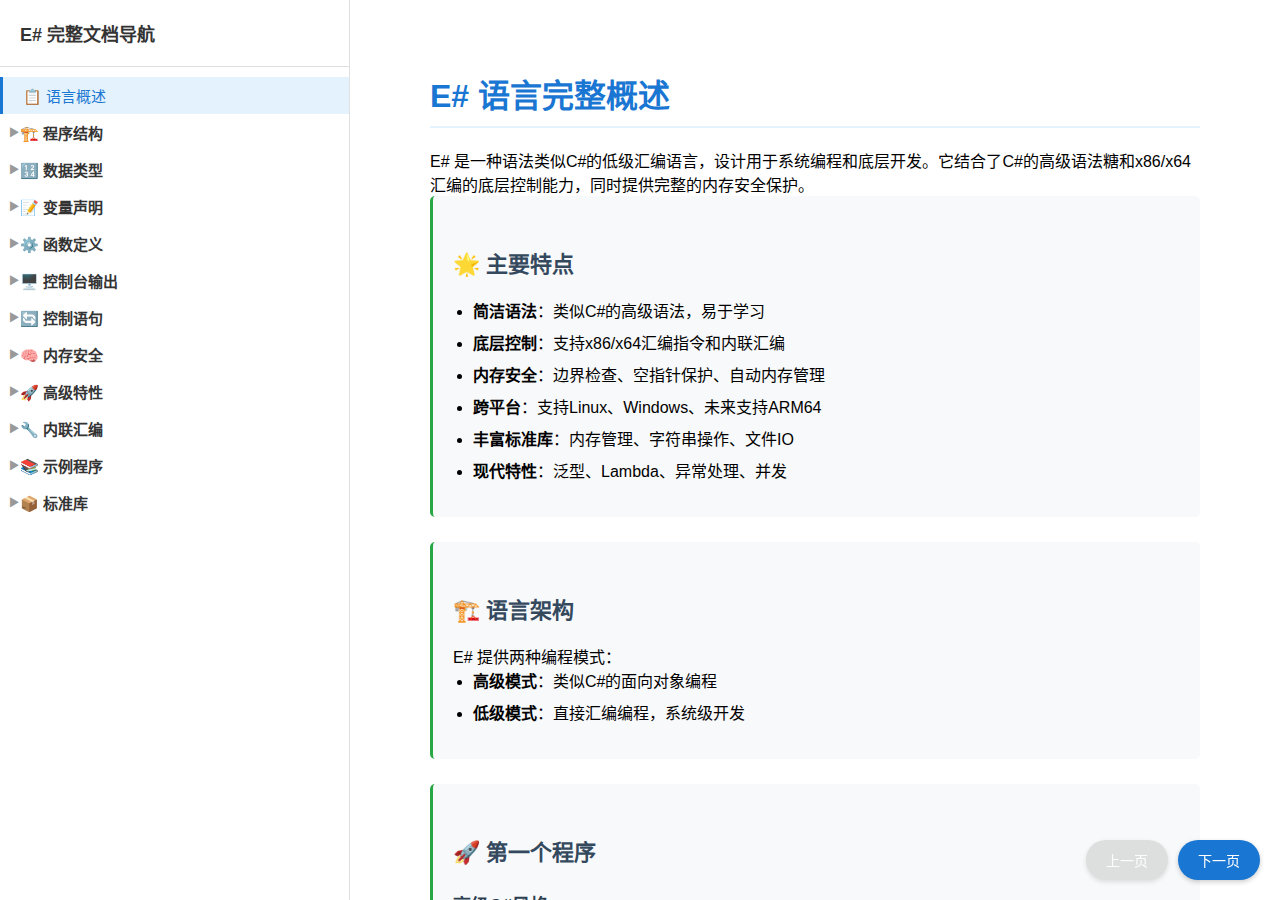
<file: esdocs.html>
<!DOCTYPE html><html lang="zh-CN"><head><meta charset="UTF-8"><meta name="viewport" content="width=device-width, initial-scale=1.0"><title>E# 完整文档 - 树状导航</title><style>*{margin:0;padding:0;box-sizing:border-box;}body{font-family:-apple-system,BlinkMacSystemFont,'Segoe UI','Microsoft YaHei',sans-serif;background-color:#f5f5f5;height:100vh;overflow:hidden;}.container{display:flex;height:100vh;position:relative;}.sidebar{width:350px;background:white;border-right:1px solid #e0e0e0;overflow-y:auto;padding:20px 0;transition:transform 0.3s ease;}.mobile-toggle{display:none;position:fixed;top:15px;left:15px;z-index:1000;background:#1976d2;color:white;border:none;padding:10px 15px;border-radius:4px;cursor:pointer;font-size:18px;}.overlay{display:none;position:fixed;top:0;left:0;width:100%;height:100%;background:rgba(0,0,0,0.5);z-index:999;}@media (max-width:768px){.sidebar{position:fixed;top:0;left:0;height:100%;z-index:1001;transform:translateX(-100%);}.sidebar.open{transform:translateX(0);}.mobile-toggle{display:block;}.overlay.show{display:block;}.content{margin-left:0;padding:20px 15px;}}.content{flex:1;background:white;overflow-y:auto;padding:30px;}.tree-item{padding:8px 20px;cursor:pointer;transition:background-color 0.2s;font-size:14px;position:relative;}.tree-item:hover{background-color:#f5f5f5;transform:translateX(2px);transition:all 0.2s ease;}.tree-item.active{background-color:#e3f2fd;color:#1976d2;font-weight:500;border-left:3px solid #1976d2;transform:translateX(0);}.tree-item{transition:all 0.2s ease;}.tree-level-1{padding-left:20px;font-weight:600;color:#333;font-size:15px;}.tree-level-2{padding-left:40px;color:#555;}.tree-level-3{padding-left:60px;color:#666;font-size:13px;}.tree-level-4{padding-left:80px;color:#777;font-size:12px;}.tree-toggle{position:absolute;left:8px;top:50%;transform:translateY(-50%);width:12px;height:12px;line-height:12px;text-align:center;font-size:10px;color:#999;cursor:pointer;}.tree-children{max-height:0;overflow:hidden;transition:max-height 0.2s ease-out;}.tree-children.expanded{max-height:2000px;transition:max-height 0.3s ease-in-out;}.content{flex:1;background:white;overflow-y:auto;padding:30px;position:relative;}.content-section{position:relative;max-width:900px;margin:0 auto 30px auto;padding:0 30px;opacity:0;transform:translateY(100%);filter:blur(8px);transition:transform 0.35s cubic-bezier(0.25,0.46,0.45,0.94),opacity 0.35s cubic-bezier(0.25,0.46,0.45,0.94),filter 0.35s cubic-bezier(0.25,0.46,0.45,0.94);pointer-events:none;display:none;}.content-section.active{opacity:1;transform:translateY(0);filter:blur(0px);pointer-events:auto;display:block;}.content-section.slide-up{transform:translateY(-100%);filter:blur(8px);}.content-section.slide-down{transform:translateY(100%);filter:blur(8px);}h1,h2,h3,h4,h5{color:#2c3e50;margin-bottom:20px;}h1{font-size:28px;border-bottom:2px solid #3498db;padding-bottom:10px;}h2{font-size:22px;margin-top:30px;color:#34495e;}h3{font-size:18px;margin-top:25px;color:#2c3e50;}h4{font-size:16px;margin-top:20px;color:#34495e;}pre{background:#f8f9fa;border:1px solid #e9ecef;border-radius:4px;padding:15px;overflow-x:auto;font-size:14px;margin:15px 0;border-left:4px solid #3498db;}code{background:#f8f9fa;padding:2px 6px;border-radius:3px;font-family:'Consolas','Monaco','Courier New',monospace;font-size:14px;color:#d73a49;}.syntax-section{margin-bottom:25px;padding:20px;background:#f8f9fa;border-radius:5px;border-left:3px solid #28a745;}.warning-section{margin-bottom:25px;padding:20px;background:#fff3cd;border-radius:5px;border-left:3px solid #ffc107;}.danger-section{margin-bottom:25px;padding:20px;background:#f8d7da;border-radius:5px;border-left:3px solid #dc3545;}.info-section{margin-bottom:25px;padding:20px;background:#d1ecf1;border-radius:5px;border-left:3px solid #17a2b8;}ul,ol{margin-left:20px;margin-bottom:15px;}li{margin-bottom:8px;}table{border-collapse:collapse;width:100%;margin:15px 0;}th,td{border:1px solid #ddd;padding:12px;text-align:left;}th{background-color:#f2f2f2;font-weight:bold;}.sidebar-header{padding:0 20px 20px 20px;border-bottom:1px solid #e0e0e0;margin-bottom:10px;}.sidebar-header h3{font-size:18px;color:#333;margin:0;}.navigation-buttons{position:fixed;bottom:20px;right:20px;display:flex;gap:10px;z-index:1000;}.nav-btn{padding:10px 20px;background:#1976d2;color:white;border:none;border-radius:20px;cursor:pointer;font-size:14px;transition:all 0.3s ease;box-shadow:0 2px 5px rgba(0,0,0,0.2);}.nav-btn:hover:not(:disabled){background:#1565c0;transform:translateY(-2px);box-shadow:0 4px 8px rgba(0,0,0,0.3);}.nav-btn:disabled{background:#ccc;cursor:not-allowed;opacity:0.6;}</style></head><body><div class="container"><div class="sidebar"><div class="sidebar-header"><h3>E# 完整文档导航</h3></div><div class="tree-item tree-level-1" data-target="overview">📋 语言概述</div><div class="tree-item tree-level-1 tree-parent" data-toggle="structure"><span class="tree-toggle">▶</span>🏗️ 程序结构</div><div class="tree-children" id="structure-children"><div class="tree-item tree-level-2" data-target="namespace">命名空间</div><div class="tree-item tree-level-2" data-target="class">类定义</div><div class="tree-item tree-level-2" data-target="main">主方法</div><div class="tree-item tree-level-2" data-target="sections">段定义</div></div><div class="tree-item tree-level-1 tree-parent" data-toggle="types"><span class="tree-toggle">▶</span>🔢 数据类型</div><div class="tree-children" id="types-children"><div class="tree-item tree-level-2" data-target="basic-types">基本类型</div><div class="tree-item tree-level-2" data-target="advanced-types">高级类型</div><div class="tree-item tree-level-2" data-target="string-type">字符串</div><div class="tree-item tree-level-2" data-target="bool-type">布尔值</div><div class="tree-item tree-level-2" data-target="ptr-type">指针类型</div></div><div class="tree-item tree-level-1 tree-parent" data-toggle="variables"><span class="tree-toggle">▶</span>📝 变量声明</div><div class="tree-children" id="variables-children"><div class="tree-item tree-level-2" data-target="var-int">整数变量</div><div class="tree-item tree-level-2" data-target="var-string">字符串变量</div><div class="tree-item tree-level-2" data-target="var-double">浮点变量</div><div class="tree-item tree-level-2" data-target="var-bool">布尔变量</div><div class="tree-item tree-level-2" data-target="var-ptr">指针变量</div></div><div class="tree-item tree-level-1 tree-parent" data-toggle="functions"><span class="tree-toggle">▶</span>⚙️ 函数定义</div><div class="tree-children" id="functions-children"><div class="tree-item tree-level-2" data-target="func-basic">基本函数</div><div class="tree-item tree-level-2" data-target="func-asm">汇编函数</div><div class="tree-item tree-level-2" data-target="func-template">模板函数</div><div class="tree-item tree-level-2" data-target="lambda">Lambda表达式</div></div><div class="tree-item tree-level-1 tree-parent" data-toggle="console"><span class="tree-toggle">▶</span>🖥️ 控制台输出</div><div class="tree-children" id="console-children"><div class="tree-item tree-level-2" data-target="writeline">WriteLine</div><div class="tree-item tree-level-2" data-target="write">Write</div><div class="tree-item tree-level-2" data-target="format">格式化输出</div></div><div class="tree-item tree-level-1 tree-parent" data-toggle="control"><span class="tree-toggle">▶</span>🔄 控制语句</div><div class="tree-children" id="control-children"><div class="tree-item tree-level-2 tree-parent" data-toggle="if"><span class="tree-toggle">▶</span>条件语句</div><div class="tree-children" id="if-children"><div class="tree-item tree-level-3" data-target="if-basic">基本if</div><div class="tree-item tree-level-3" data-target="if-else">if-else</div><div class="tree-item tree-level-3" data-target="if-elseif">多重条件</div></div><div class="tree-item tree-level-2 tree-parent" data-toggle="loops"><span class="tree-toggle">▶</span>循环语句</div><div class="tree-children" id="loops-children"><div class="tree-item tree-level-3" data-target="for-loop">for循环</div><div class="tree-item tree-level-3" data-target="while-loop">while循环</div><div class="tree-item tree-level-3" data-target="do-while">do-while循环</div></div></div><div class="tree-item tree-level-1 tree-parent" data-toggle="memory"><span class="tree-toggle">▶</span>🧠 内存安全</div><div class="tree-children" id="memory-children"><div class="tree-item tree-level-2" data-target="memory-overview">安全概述</div><div class="tree-item tree-level-2" data-target="memory-boundaries">边界检查</div><div class="tree-item tree-level-2" data-target="memory-null">空指针保护</div><div class="tree-item tree-level-2" data-target="memory-management">自动管理</div><div class="tree-item tree-level-2" data-target="memory-leaks">泄漏防护</div></div><div class="tree-item tree-level-1 tree-parent" data-toggle="advanced"><span class="tree-toggle">▶</span>🚀 高级特性</div><div class="tree-children" id="advanced-children"><div class="tree-item tree-level-2" data-target="arrays">数组和集合</div><div class="tree-item tree-level-2" data-target="structs">结构体和类</div><div class="tree-item tree-level-2" data-target="generics">泛型和模板</div><div class="tree-item tree-level-2" data-target="exceptions">异常处理</div><div class="tree-item tree-level-2" data-target="concurrency">并发支持</div></div><div class="tree-item tree-level-1 tree-parent" data-toggle="assembly"><span class="tree-toggle">▶</span>🔧 内联汇编</div><div class="tree-children" id="assembly-children"><div class="tree-item tree-level-2" data-target="asm-basic">基本汇编</div><div class="tree-item tree-level-2" data-target="asm-volatile">Volatile汇编</div><div class="tree-item tree-level-2" data-target="asm-examples">实例</div></div><div class="tree-item tree-level-1 tree-parent" data-toggle="examples"><span class="tree-toggle">▶</span>📚 示例程序</div><div class="tree-children" id="examples-children"><div class="tree-item tree-level-2" data-target="hello-world">Hello World</div><div class="tree-item tree-level-2" data-target="fibonacci">斐波那契</div><div class="tree-item tree-level-2" data-target="memory-safe-example">内存安全示例</div><div class="tree-item tree-level-2" data-target="system-calls">系统调用</div></div><div class="tree-item tree-level-1 tree-parent" data-toggle="stdlib"><span class="tree-toggle">▶</span>📦 标准库</div><div class="tree-children" id="stdlib-children"><div class="tree-item tree-level-2" data-target="stdlib-memory">内存管理</div><div class="tree-item tree-level-2" data-target="stdlib-string">字符串操作</div><div class="tree-item tree-level-2" data-target="stdlib-io">输入输出</div></div></div><div class="content"><div class="content-section active" id="overview"><h1>E# 语言完整概述</h1><p>E# 是一种语法类似C#的低级汇编语言，设计用于系统编程和底层开发。它结合了C#的高级语法糖和x86/x64汇编的底层控制能力，同时提供完整的内存安全保护。</p><div class="syntax-section"><h2>🌟 主要特点</h2><ul><li><strong>简洁语法</strong>：类似C#的高级语法，易于学习</li><li><strong>底层控制</strong>：支持x86/x64汇编指令和内联汇编</li><li><strong>内存安全</strong>：边界检查、空指针保护、自动内存管理</li><li><strong>跨平台</strong>：支持Linux、Windows、未来支持ARM64</li><li><strong>丰富标准库</strong>：内存管理、字符串操作、文件IO</li><li><strong>现代特性</strong>：泛型、Lambda、异常处理、并发</li></ul></div><div class="syntax-section"><h2>🏗️ 语言架构</h2><p>E# 提供两种编程模式：</p><ul><li><strong>高级模式</strong>：类似C#的面向对象编程</li><li><strong>低级模式</strong>：直接汇编编程，系统级开发</li></ul></div><div class="syntax-section"><h2>🚀 第一个程序</h2><h3>高级C#风格</h3><pre><code>namespace HelloWorld;class Program{void Main(){Console.WriteLine("Hello, World!");}}</code></pre><h3>低级汇编风格</h3><pre><code>section .datamsg: db "Hello from E#!", 0xAlen: equ $ - msgsection .textglobal _startfunction void _start() asm {mov rax, 1 ; sys_writemov rdi, 1 ; stdoutmov rsi, msg ; 消息地址mov rdx, len ; 消息长度syscallmov rax, 60 ; sys_exitxor rdi, rdi ; 状态码0syscall}</code></pre></div></div><div class="content-section" id="namespace"><h1>命名空间</h1><p>命名空间用于组织代码，每个E#程序都必须有命名空间。</p><div class="syntax-section"><h2>基本语法</h2><pre><code>namespace 程序名称;// 代码内容</code></pre></div><div class="syntax-section"><h2>嵌套命名空间</h2><pre><code>namespace MyApp.Utils {class StringHelper {// 实现...}}</code></pre></div></div><div class="content-section" id="class"><h1>类定义</h1><p>类是E#程序的基本组织单位，支持继承、多态等面向对象特性。</p><div class="syntax-section"><h2>基本类定义</h2><pre><code>class Calculator {private int result;public Calculator() {result = 0;}public int add(int a, int b) {result = a + b;return result;}}</code></pre></div><div class="syntax-section"><h2>继承示例</h2><pre><code>class Animal {protected string name;public Animal(string n) {name = n;}virtual public void speak() {Console.WriteLine(name + " makes a sound");}}class Dog extends Animal {public Dog(string n) : Animal(n) {}override public void speak() {Console.WriteLine(name + " barks");}}</code></pre></div></div><div class="content-section" id="main"><h1>主方法</h1><p>主方法是程序的入口点，程序从这里开始执行。</p><div class="syntax-section"><h2>高级模式主方法</h2><pre><code>class Program {void Main() {// 程序入口点Console.WriteLine("程序开始执行");}}</code></pre></div><div class="syntax-section"><h2>低级模式入口点</h2><pre><code>section .textglobal _startfunction void _start() asm {// 程序入口点// 系统调用等底层操作}</code></pre></div></div><div class="content-section" id="sections"><h1>段定义</h1><p>在低级模式中，使用段来组织程序的不同部分。</p><div class="syntax-section"><h2>标准段</h2><pre><code>section .data// 初始化的数据message: db "Hello", 0counter: dd 0section .bss// 未初始化的数据buffer: resb 1024section .textglobal _start// 代码段</code></pre></div></div><div class="content-section" id="basic-types"><h1>基本数据类型</h1><p>E# 支持丰富的数据类型，从8位到64位，有符号和无符号。</p><div class="syntax-section"><h2>整数类型</h2><table><tr><th>类型</th><th>描述</th><th>大小</th><th>范围</th></tr><tr><td><code>int8</code></td><td>8位有符号整数</td><td>1字节</td><td>-128 到 127</td></tr><tr><td><code>int16</code></td><td>16位有符号整数</td><td>2字节</td><td>-32,768 到 32,767</td></tr><tr><td><code>int32</code></td><td>32位有符号整数</td><td>4字节</td><td>-2.1e9 到 2.1e9</td></tr><tr><td><code>int64</code></td><td>64位有符号整数</td><td>8字节</td><td>-9.2e18 到 9.2e18</td></tr><tr><td><code>uint8</code></td><td>8位无符号整数</td><td>1字节</td><td>0 到 255</td></tr><tr><td><code>uint16</code></td><td>16位无符号整数</td><td>2字节</td><td>0 到 65,535</td></tr><tr><td><code>uint32</code></td><td>32位无符号整数</td><td>4字节</td><td>0 到 4.2e9</td></tr><tr><td><code>uint64</code></td><td>64位无符号整数</td><td>8字节</td><td>0 到 1.8e19</td></tr></table></div><div class="syntax-section"><h2>浮点类型</h2><table><tr><th>类型</th><th>描述</th><th>大小</th><th>精度</th></tr><tr><td><code>float32</code></td><td>32位浮点数</td><td>4字节</td><td>~7位十进制</td></tr><tr><td><code>float64</code></td><td>64位浮点数</td><td>8字节</td><td>~15位十进制</td></tr></table></div></div><div class="content-section" id="advanced-types"><h1>高级数据类型</h1><div class="syntax-section"><h2>指针类型</h2><pre><code>int32* ptr; // 指向int32的指针int32** double_ptr; // 双重指针void* generic_ptr; // 通用指针</code></pre></div><div class="syntax-section"><h2>数组类型</h2><pre><code>int32 numbers[10]; // 固定大小数组int32 dynamic[]; // 动态数组int32 matrix[3][3]; // 多维数组</code></pre></div></div><div class="content-section" id="string-type"><h1>字符串类型</h1><p>E# 提供安全且功能丰富的字符串操作。</p><div class="syntax-section"><h2>字符串声明</h2><pre><code>string greeting = "Hello, E#!";string empty = "";string path = "C:\\Program Files\\E#";</code></pre></div><div class="syntax-section"><h2>字符串操作</h2><pre><code>string name = "World";string message = "Hello, " + name;int length = message.length();string upper = message.to_upper();bool contains = message.contains("Hello");</code></pre></div></div><div class="content-section" id="bool-type"><h1>布尔类型</h1><p>布尔类型用于逻辑判断，只有true和false两个值。</p><div class="syntax-section"><h2>基本用法</h2><pre><code>bool isActive = true;bool isCompleted = false;bool result = (5 >3); // true</code></pre></div></div><div class="content-section" id="ptr-type"><h1>指针类型</h1><p>指针提供直接的内存访问能力，E#提供安全的指针操作。</p><div class="syntax-section"><h2>安全指针使用</h2><pre><code>int32* ptr = new int32(42);if (!ptr.is_null()) {int32 value = *ptr;*ptr = 100;}delete ptr;</code></pre></div><div class="syntax-section"><h2>智能指针</h2><pre><code>unique_ptr<int32>smart_ptr = make_unique<int32>(42);shared_ptr<string>shared_str = make_shared<string>("Hello");</code></pre></div></div><div class="content-section" id="var-int"><h1>整数变量</h1><p>整数变量用于存储整数值，支持各种位宽。</p><div class="syntax-section"><h2>整数变量声明</h2><pre><code>int32 age = 25;uint64 big_number = 9223372036854775807;int8 small = -128;uint16 medium = 65535;</code></pre></div><div class="syntax-section"><h2>不同进制表示</h2><pre><code>int32 decimal = 42;int32 hex = 0x2A;int32 binary = 0b101010;int32 octal = 0o52;</code></pre></div></div><div class="content-section" id="var-string"><h1>字符串变量</h1><p>字符串变量用于存储文本数据。</p><div class="syntax-section"><h2>字符串变量声明</h2><pre><code>string name = "张三";string message = "欢迎使用E#";string empty = "";string unicode = "你好 🌍";</code></pre></div><div class="syntax-section"><h2>字符串格式化</h2><pre><code>int32 age = 25;string info = "姓名：张三，年龄：" + age;string formatted = string.format("姓名：{0}，年龄：{1}", "张三", age);</code></pre></div></div><div class="content-section" id="var-double"><h1>浮点变量</h1><p>浮点变量用于存储小数和实数。</p><div class="syntax-section"><h2>浮点变量声明</h2><pre><code>float32 pi = 3.14159f;float64 precise = 3.141592653589793;float32 temperature = -273.15f;float64 price = 99.99;</code></pre></div></div><div class="content-section" id="var-bool"><h1>布尔变量</h1><p>布尔变量用于逻辑判断。</p><div class="syntax-section"><h2>布尔变量声明</h2><pre><code>bool is_valid = true;bool is_empty = false;bool is_greater = (10 >5); // true</code></pre></div></div><div class="content-section" id="var-ptr"><h1>指针变量</h1><p>指针变量存储内存地址。</p><div class="syntax-section"><h2>指针变量声明</h2><pre><code>int32* ptr = new int32(42);uint64* big_ptr = new uint64(1000000);void* generic = nullptr;</code></pre></div></div><div class="content-section" id="func-basic"><h1>基本函数定义</h1><p>函数是代码重用的基本单位。</p><div class="syntax-section"><h2>标准函数</h2><pre><code>function int add(int a, int b) {return a + b;}function void greet(string name) {Console.WriteLine("Hello, " + name);}</code></pre></div></div><div class="content-section" id="func-asm"><h1>汇编函数定义</h1><p>汇编函数直接生成机器码，提供最大性能。</p><div class="syntax-section"><h2>汇编函数</h2><pre><code>function int multiply(int a, int b) asm {mov eax, [a]imul eax, [b]ret}</code></pre></div></div><div class="content-section" id="func-template"><h1>模板函数</h1><p>模板函数支持泛型编程。</p><div class="syntax-section"><h2>泛型函数</h2><pre><code>template<T>function T max(T a, T b) {return (a >b) ? a : b;}// 使用int result = max(10, 20); // 20double dresult = max(3.14, 2.71); // 3.14</code></pre></div></div><div class="content-section" id="lambda"><h1>Lambda表达式</h1><p>Lambda表达式提供简洁的函数定义方式。</p><div class="syntax-section"><h2>Lambda定义</h2><pre><code>auto add = (int x, int y) ->int { return x + y; };auto is_even = (int x) ->bool { return x % 2 == 0; };// 使用int sum = add(5, 3); // 8bool check = is_even(4); // true</code></pre></div></div><div class="content-section" id="writeline"><h1>Console.WriteLine</h1><p>输出文本并换行。</p><div class="syntax-section"><h2>基本用法</h2><pre><code>Console.WriteLine("Hello, World!");Console.WriteLine("当前数字: " + count);Console.WriteLine("姓名: " + name);Console.WriteLine("结果: {0}", result);</code></pre></div></div><div class="content-section" id="write"><h1>Console.Write</h1><p>输出文本但不换行。</p><div class="syntax-section"><h2>基本用法</h2><pre><code>Console.Write("请输入: ");Console.Write("进度: " + percent + "%");Console.Write("处理中");Console.Write(".");</code></pre></div></div><div class="content-section" id="format"><h1>格式化输出</h1><p>支持复杂的格式化输出。</p><div class="syntax-section"><h2>格式化字符串</h2><pre><code>int age = 25;double score = 95.5;string name = "张三";Console.WriteLine("姓名: {0}, 年龄: {1}, 分数: {2:F2}", name, age, score);Console.WriteLine("十六进制: {0:X}", 255); // FFConsole.WriteLine("货币: {0:C}", 1234.56); // ¥1,234.56</code></pre></div></div><div class="content-section" id="for-loop"><h1>for循环</h1><p>用于重复执行代码块。</p><div class="syntax-section"><h2>基本for循环</h2><pre><code>// 基本for循环for (int i = 0; i< 10; i++) {Console.WriteLine("数字: " + i);}// 倒序循环for (int i = 10; i >0; i--) {Console.WriteLine("倒计时: " + i);}// 遍历数组int[] numbers = {1, 2, 3, 4, 5};for (int i = 0; i< numbers.length; i++) {Console.WriteLine(numbers[i]);}</code></pre></div></div><div class="content-section" id="while-loop"><h1>while循环</h1><p>条件为真时重复执行。</p><div class="syntax-section"><h2>基本while循环</h2><pre><code>int count = 0;while (count< 5) {Console.WriteLine("计数: " + count);count++;}// 无限循环while (true) {string input = Console.ReadLine();if (input == "exit") break;}</code></pre></div></div><div class="content-section" id="do-while"><h1>do-while循环</h1><p>至少执行一次，然后检查条件。</p><div class="syntax-section"><h2>基本do-while循环</h2><pre><code>int choice;do {Console.WriteLine("请选择: 1.继续 2.退出");choice = int.parse(Console.ReadLine());} while (choice != 2);</code></pre></div></div><div class="content-section" id="if-basic"><h1>基本if语句</h1><p>条件执行代码块。</p><div class="syntax-section"><h2>基本if</h2><pre><code>int age = 18;if (age >= 18) {Console.WriteLine("成年人");}</code></pre></div></div><div class="content-section" id="if-else"><h1>if-else语句</h1><p>条件为假时执行else块。</p><div class="syntax-section"><h2>if-else</h2><pre><code>int score = 85;if (score >= 60) {Console.WriteLine("及格");} else {Console.WriteLine("不及格");}</code></pre></div></div><div class="content-section" id="if-elseif"><h1>多重条件语句</h1><p>多个条件判断。</p><div class="syntax-section"><h2>if-else if-else</h2><pre><code>int grade = 85;if (grade >= 90) {Console.WriteLine("优秀");} else if (grade >= 80) {Console.WriteLine("良好");} else if (grade >= 70) {Console.WriteLine("中等");} else if (grade >= 60) {Console.WriteLine("及格");} else {Console.WriteLine("不及格");}</code></pre></div></div><div class="content-section" id="memory-overview"><h1>内存安全概述</h1><p>E# 提供多层内存安全保护，从编译时检查到运行时防护，确保程序不会出现内存泄漏、缓冲区溢出、悬垂指针等问题。</p><div class="info-section"><h2>🛡️ 安全特性总览</h2><ul><li><strong>边界检查数组访问</strong>：自动防止缓冲区溢出</li><li><strong>空指针保护</strong>：运行时空指针检查</li><li><strong>自动内存管理</strong>：智能指针和垃圾回收</li><li><strong>内存泄漏防护</strong>：RAII和自动清理</li><li><strong>悬垂指针防护</strong>：所有权系统和生命周期检查</li></ul></div></div><div class="content-section" id="memory-boundaries"><h1>边界检查</h1><p>E# 自动进行数组边界检查，防止缓冲区溢出攻击。</p><div class="syntax-section"><h2>安全数组访问</h2><pre><code>// 安全数组访问int[] arr = new int[10];int val = arr[5]; // 自动边界检查// arr[15] = 42; // 运行时抛出 IndexOutOfBoundsException// 安全边界检查function int safe_get(int[] array, int index) {if (index< 0 || index >= array.length) {throw IndexOutOfBoundsException("数组索引越界");}return array[index];}</code></pre></div><div class="syntax-section"><h2>安全容器</h2><pre><code>// 使用安全容器safe_array<int>numbers = safe_array<int>(100);numbers.add(42);int value = numbers.get(0); // 自动边界检查safe_string text = "Hello World";char c = text[5]; // 安全访问，不会溢出</code></pre></div></div><div class="content-section" id="memory-null"><h1>空指针保护</h1><p>E# 提供运行时空指针检查，防止空指针异常。</p><div class="syntax-section"><h2>空安全操作符</h2><pre><code>// 空安全操作符string str = get_string();int len = str?.length() ?? 0; // 空安全操作符// 强制非空类型string! non_null = "hello"; // 编译时保证非空string? nullable = null; // 可为空类型</code></pre></div><div class="syntax-section"><h2>智能指针空检查</h2><pre><code>unique_ptr<int>ptr = make_unique<int>(42);if (!ptr.is_null()) {int value = *ptr;Console.WriteLine("值: " + value);}// 自动空指针检查// *nullptr; // 抛出 NullPointerException</code></pre></div></div><div class="content-section" id="memory-management"><h1>自动内存管理</h1><p>E# 结合智能指针、垃圾回收和RAII模式，实现自动内存管理。</p><div class="syntax-section"><h2>智能指针</h2><pre><code>// 唯一所有权unique_ptr<int>unique = make_unique<int>(42);shared_ptr<string>shared = make_shared<string>("Hello");// 自动垃圾回收auto ptr = gc_new int[1000]; // 自动回收auto obj = gc_new MyClass(); // 自动析构</code></pre></div><div class="syntax-section"><h2>内存池管理</h2><pre><code>// 内存池管理MemoryPool pool(1024 * 1024); // 1MB内存池auto data = pool.allocate<int>(100);// 自动回收，无需手动释放// RAII模式class Resource {~Resource() { // 自动析构函数cleanup();}};</code></pre></div></div><div class="content-section" id="memory-leaks"><h1>内存泄漏防护</h1><p>E# 提供多种机制防止内存泄漏。</p><div class="syntax-section"><h2>泄漏检测</h2><pre><code>// 内存调试器MemoryDebugger::enable();int* ptr = new int[100];// 如果ptr在作用域结束时未释放，报告泄漏// 内存追踪memory_tracker {auto buffer = new int[1000];// 自动检测泄漏}// 实时统计MemoryStats stats = Memory::get_stats();Console.WriteLine("活跃分配: " + stats.active_allocations);</code></pre></div><div class="syntax-section"><h2>对象池</h2><pre><code>// 对象池自动管理ObjectPool<MyClass>object_pool;auto obj = object_pool.acquire();// 自动归还到对象池，防止泄漏</code></pre></div></div><div class="content-section" id="arrays"><h1>数组和集合</h1><p>E# 提供丰富的数组和集合操作功能。</p><div class="syntax-section"><h2>数组声明和初始化</h2><pre><code>// 数组声明和初始化int numbers[10] = {1, 2, 3, 4, 5, 6, 7, 8, 9, 10};string names[] = {"Alice", "Bob", "Charlie"};float matrix[3][3] = {{1.0, 0.0, 0.0}, {0.0, 1.0, 0.0}, {0.0, 0.0, 1.0}};// 动态数组int* dynamic_array = new int[100];delete[] dynamic_array;</code></pre></div><div class="syntax-section"><h2>高级集合操作</h2><pre><code>// 安全数组操作safe_array<int>arr = safe_array<int>();arr.add(1);arr.add(2);arr.add(3);int size = arr.size();int sum = arr.sum();arr.sort();int index = arr.find(42);// 列表和字典List<string>list = new List<string>();Dictionary<string, int>dict = new Dictionary<string, int>();dict["key"] = 42;</code></pre></div></div><div class="content-section" id="structs"><h1>结构体和类</h1><p>E# 支持结构体和类的定义，支持面向对象编程。</p><div class="syntax-section"><h2>结构体定义</h2><pre><code>// 结构体定义struct Point3D {float x, y, z;function float distance_to(Point3D other) {float dx = x - other.x;float dy = y - other.y;float dz = z - other.z;return sqrt(dx*dx + dy*dy + dz*dz);}};// 使用Point3D p1 = {1.0, 2.0, 3.0};Point3D p2 = {4.0, 5.0, 6.0};float distance = p1.distance_to(p2);</code></pre></div></div><div class="content-section" id="generics"><h1>泛型和模板</h1><p>支持泛型编程，编写可重用的代码。</p><div class="syntax-section"><h2>泛型类</h2><pre><code>// 泛型类class List<T>{private T* data;private int size;private int capacity;public List() {capacity = 10;size = 0;data = new T[capacity];}public void add(T item) {if (size >= capacity) {resize();}data[size++] = item;}public T get(int index) {if (index< 0 || index >= size) {throw IndexOutOfRangeException();}return data[index];}};// 使用List<int>int_list = new List<int>();List<string>str_list = new List<string>();</code></pre></div></div><div class="content-section" id="exceptions"><h1>异常处理</h1><p>E# 提供完整的异常处理机制。</p><div class="syntax-section"><h2>异常处理语法</h2><pre><code>try {int* data = new int[1000000];if (data == null) {throw MemoryAllocationException("内存分配失败");}int result = divide(10, user_input);} catch (DivisionByZeroException e) {Console.WriteLine("错误：除数不能为零");log_error(e.what());} catch (MemoryAllocationException e) {Console.WriteLine("错误：内存不足");cleanup_resources();} catch (...) {Console.WriteLine("未知错误发生");} finally {cleanup();}</code></pre></div></div><div class="content-section" id="concurrency"><h1>并发支持</h1><p>E# 支持多线程和并发编程。</p><div class="syntax-section"><h2>线程创建</h2><pre><code>// 线程 hread worker = create_thread(function void() {for (int i = 0; i< 100; i++) {Console.WriteLine("工作中: " + i);}});// 互斥锁mutex data_mutex;int shared_data = 0;function void safe_increment() {lock(data_mutex) {shared_data++;}}// 原子操作atomic<int>counter = 0;function void increment_counter() {counter.fetch_add(1);}// 异步编程async function int async_task() {await sleep(1000);return 42;}</code></pre></div></div><div class="content-section" id="asm-basic"><h1>基本内联汇编</h1><p>E# 支持内联汇编，提供底层硬件控制。</p><div class="syntax-section"><h2>基本汇编块</h2><pre><code>asm {mov eax, 1add eax, ebxmov [result], eax}// 带参数的汇编function int add_asm(int a, int b) asm {mov eax, [a]add eax, [b]ret}</code></pre></div></div><div class="content-section" id="asm-volatile"><h1>Volatile汇编</h1><p>防止编译器优化的汇编代码。</p><div class="syntax-section"><h2>Volatile汇编</h2><pre><code>asm volatile {cli // 禁用中断hlt // 停机}asm volatile {in al, dx // IO端口读取out dx, al // IO端口写入}</code></pre></div></div><div class="content-section" id="asm-examples"><h1>汇编实例</h1><p>实际汇编编程示例。</p><div class="syntax-section"><h2>系统调用示例</h2><pre><code>// Linux系统调用 - 写入文件function void write_file(string filename, string content) asm {mov rax, 2 // sys_openmov rdi, filename // 文件名mov rsi, 1 // O_WRONLYmov rdx, 0o644 // 权限syscallmov r8, rax // 保存文件描述符mov rax, 1 // sys_writemov rdi, r8 // 文件描述符mov rsi, content // 内容mov rdx, length // 长度syscallmov rax, 3 // sys_closemov rdi, r8syscall}</code></pre></div></div><div class="content-section" id="hello-world"><h1>Hello World示例</h1><p>多种方式的Hello World程序。</p><div class="syntax-section"><h2>高级C#风格</h2><pre><code>namespace HelloWorld;class Program {void Main() {Console.WriteLine("Hello, World from E#!");}}</code></pre></div><div class="syntax-section"><h2>Linux汇编风格</h2><pre><code>section .datamsg: db "Hello from E# assembly!", 0xAlen: equ $ - msgsection .textglobal _startfunction void _start() asm {mov rax, 1 // sys_writemov rdi, 1 // stdoutmov rsi, msg // 消息mov rdx, len // 长度syscallmov rax, 60 // sys_exitxor rdi, rdi // 状态码0syscall}</code></pre></div></div><div class="content-section" id="fibonacci"><h1>斐波那契示例</h1><p>计算斐波那契数列的多种实现。</p><div class="syntax-section"><h2>递归实现</h2><pre><code>function int fibonacci_recursive(int n) {if (n<= 1) return n;return fibonacci_recursive(n-1) + fibonacci_recursive(n-2);}</code></pre></div><div class="syntax-section"><h2>迭代实现</h2><pre><code>function int fibonacci_iterative(int n) {if (n<= 1) return n;int a = 0, b = 1;for (int i = 2; i<= n; i++) {int temp = a + b;a = b;b = temp;}return b;}</code></pre></div><div class="syntax-section"><h2>完整程序</h2><pre><code>namespace Fibonacci;class Program {void Main() {Console.WriteLine("计算斐波那契数列");for (int i = 0; i<= 10; i++) {int result = fibonacci_iterative(i);Console.WriteLine("F(" + i + ") = " + result);}}function int fibonacci_iterative(int n) {if (n<= 1) return n;int a = 0, b = 1;for (int i = 2; i<= n; i++) {int temp = a + b;a = b;b = temp;}return b;}}</code></pre></div></div><div class="content-section" id="memory-safe-example"><h1>内存安全示例</h1><p>展示E#内存安全特性的实际应用。</p><div class="syntax-section"><h2>安全数据处理</h2><pre><code>function void process_data() {try {safe_array<int>numbers = safe_array<int>();// 安全添加数据for (int i = 0; i< 100; i++) {numbers.add(i * 2);}// 安全访问for (uint64 i = 0; i< numbers.size(); i++) {int val = numbers.get(i);Console.WriteLine("值: " + val);}// 自动清理 - 无需手动释放} catch (MemoryException e) {Console.WriteLine("内存错误: " + e.message);}}</code></pre></div></div><div class="content-section" id="system-calls"><h1>系统调用示例</h1><p>展示如何在E#中使用系统调用。</p><div class="syntax-section"><h2>文件操作</h2><pre><code>// Linux系统调用 - 文件读写namespace FileExample;class FileManager {function void write_file(string filename, string content) {asm {// 系统调用实现文件写入// 这里会生成适当的汇编代码}}function string read_file(string filename) {asm {// 系统调用实现文件读取// 返回文件内容}}}</code></pre></div></div><div class="content-section" id="stdlib-memory"><h1>标准库 - 内存管理</h1><p>E# 标准库提供的内存管理功能。</p><div class="syntax-section"><h2>内存管理函数</h2><pre><code>// 内存分配function ptr malloc(uint64 size);function void free(ptr p);function ptr memset(ptr dest, int value, uint64 size);function ptr memcpy(ptr dest, const ptr src, uint64 size);// 内存信息function uint64 get_total_memory();function uint64 get_free_memory();function MemoryStats get_memory_stats();</code></pre></div></div><div class="content-section" id="stdlib-string"><h1>标准库 - 字符串操作</h1><p>字符串处理的标准库函数。</p><div class="syntax-section"><h2>字符串操作函数</h2><pre><code>// 基本操作function uint64 strlen(string s);function int strcmp(string s1, string s2);function void strcpy(string dest, string src);function string strcat(string dest, string src);// 高级操作function string substring(string s, int start, int length);function int find(string haystack, string needle);function string replace(string s, string old, string new);function string to_upper(string s);function string to_lower(string s);</code></pre></div></div><div class="content-section" id="stdlib-io"><h1>标准库 - 输入输出</h1><p>标准输入输出函数。</p><div class="syntax-section"><h2>IO函数</h2><pre><code>// 基本IOfunction void print(string msg);function string read_line();function int read_int();function double read_double();// 文件IOclass File {static function File open(string filename, string mode);function void write(string content);function string read_all();function void close();};</code></pre></div></div></div><div class="navigation-buttons"><button class="nav-btn" id="prevBtn" onclick="navigateSection(-1)">上一页</button><button class="nav-btn" id="nextBtn" onclick="navigateSection(1)">下一页</button></div></div><script>let navigationOrder = []; let currentIndex = 0; let currentAnimation = null; document.addEventListener('DOMContentLoaded', function() { const treeItems = document.querySelectorAll('.tree-item[data-target]'); const toggles = document.querySelectorAll('.tree-toggle'); const contentOrder = [ 'overview', 'namespace', 'class', 'main', 'sections', 'basic-types', 'advanced-types', 'string-type', 'bool-type', 'ptr-type', 'var-int', 'var-string', 'var-double', 'var-bool', 'var-ptr', 'func-basic', 'func-asm', 'func-template', 'lambda', 'writeline', 'write', 'format', 'if-basic', 'if-else', 'if-elseif', 'for-loop', 'while-loop', 'do-while', 'memory-overview', 'memory-boundaries', 'memory-null', 'memory-management', 'memory-leaks', 'arrays', 'structs', 'generics', 'exceptions', 'concurrency', 'asm-basic', 'asm-volatile', 'asm-examples', 'hello-world', 'fibonacci', 'memory-safe-example', 'system-calls', 'stdlib-memory', 'stdlib-string', 'stdlib-io' ]; navigationOrder = contentOrder.map(target =>{ const element = document.querySelector(`[data-target="${target}"]`); return element ? { target, element } : null; }).filter(item =>item !== null); const firstItem = navigationOrder[0]; if (firstItem) { switchContent(firstItem.target, false); currentIndex = 0; } updateNavButtons(); toggles.forEach(toggle =>{ toggle.addEventListener('click', function(e) { e.stopPropagation(); const parent = this.parentElement; const targetId = parent.getAttribute('data-toggle'); const children = document.getElementById(targetId + '-children'); if (children) { children.classList.toggle('expanded'); this.textContent = children.classList.contains('expanded') ? '▼' : '▶'; } }); }); treeItems.forEach(item =>{ item.addEventListener('click', function() { const target = this.getAttribute('data-target'); switchContent(target); currentIndex = navigationOrder.findIndex(item =>item.target === target); updateNavButtons(); }); }); }); function switchContent(target, animate = true) { const oldActiveSection = document.querySelector('.content-section.active'); const newSection = document.getElementById(target); if (!newSection) { console.error('Target section not found:', target); return; } document.querySelectorAll('.tree-item').forEach(treeItem =>{ treeItem.classList.remove('active'); }); const navItem = document.querySelector(`[data-target="${target}"]`); if (navItem) { navItem.classList.add('active'); } if (animate && oldActiveSection && oldActiveSection !== newSection) { const allSections = Array.from(document.querySelectorAll('.content-section')); const oldIndex = allSections.indexOf(oldActiveSection); const newIndex = allSections.indexOf(newSection); const isNext = newIndex >oldIndex; allSections.forEach(section =>{ section.classList.remove('active', 'slide-up', 'slide-down'); }); oldActiveSection.classList.add(isNext ? 'slide-up' : 'slide-down'); oldActiveSection.classList.remove('active'); newSection.classList.add(isNext ? 'slide-down' : 'slide-up'); newSection.classList.remove('slide-up', 'slide-down'); newSection.offsetHeight; newSection.classList.add('active'); document.querySelector('.content').scrollTop = 0; } else { const allSections = document.querySelectorAll('.content-section'); allSections.forEach(section =>{ section.classList.remove('active', 'slide-up', 'slide-down'); }); newSection.classList.add('active'); document.querySelector('.content').scrollTop = 0; } } function navigateSection(direction) { const newIndex = currentIndex + direction; if (newIndex >= 0 && newIndex< navigationOrder.length) { currentIndex = newIndex; const target = navigationOrder[currentIndex].target; switchContent(target, true); updateNavButtons(); const navItem = navigationOrder[currentIndex].element; let parent = navItem.parentElement; while (parent && parent !== document.querySelector('.sidebar')) { if (parent.classList.contains('tree-children')) { parent.classList.add('expanded'); const toggle = parent.previousElementSibling?.querySelector('.tree-toggle'); if (toggle) { toggle.textContent = '▼'; } } parent = parent.parentElement; } } } function updateNavButtons() { const prevBtn = document.getElementById('prevBtn'); const nextBtn = document.getElementById('nextBtn'); if (prevBtn) prevBtn.disabled = currentIndex<= 0; if (nextBtn) nextBtn.disabled = currentIndex >= navigationOrder.length - 1; } function initSinglePageScroll() { const content = document.querySelector('.content'); const sections = document.querySelectorAll('.content-section'); const treeItems = document.querySelectorAll('.tree-item'); const style = document.createElement('style'); style.textContent = ` .blur-transition { filter: blur(12px) brightness(0.95); opacity: 0.5; transform: translateY(30px) scale(0.98); transition: filter 0.4s cubic-bezier(0.25, 0.46, 0.45, 0.94), opacity 0.4s cubic-bezier(0.25, 0.46, 0.45, 0.94), transform 0.4s cubic-bezier(0.25, 0.46, 0.45, 0.94); } .content-container { transition: filter 0.4s cubic-bezier(0.25, 0.46, 0.45, 0.94), opacity 0.4s cubic-bezier(0.25, 0.46, 0.45, 0.94), transform 0.4s cubic-bezier(0.25, 0.46, 0.45, 0.94); } `; document.head.appendChild(style); function mergeAllContent() { const mainContainer = document.createElement('div'); mainContainer.className = 'single-page-content'; mainContainer.style.padding = '20px 0'; const allSections = Array.from(sections); allSections.forEach((section, index) =>{ const originalHTML = section.innerHTML; const sectionWrapper = document.createElement('div'); sectionWrapper.className = 'chapter-section'; sectionWrapper.setAttribute('data-chapter', section.id); sectionWrapper.style.marginBottom = '60px'; sectionWrapper.style.padding = '20px'; sectionWrapper.style.borderBottom = '1px solid #eee'; const contentDiv = document.createElement('div'); contentDiv.className = 'content-section active'; contentDiv.id = section.id; contentDiv.style.display = 'block'; contentDiv.style.opacity = '1'; contentDiv.style.transform = 'none'; contentDiv.style.filter = 'none'; contentDiv.innerHTML = originalHTML; const title = contentDiv.querySelector('h1, h2, h3'); if (title) { title.style.fontSize = '2em'; title.style.marginBottom = '20px'; title.style.color = '#1976d2'; title.style.borderBottom = '2px solid #e3f2fd'; title.style.paddingBottom = '10px'; } sectionWrapper.appendChild(contentDiv); mainContainer.appendChild(sectionWrapper); }); content.innerHTML = ''; content.appendChild(mainContainer); return mainContainer; } const chapterMap = []; function buildChapterMap() { const chapterSections = document.querySelectorAll('.chapter-section'); chapterSections.forEach((section, index) =>{ const id = section.getAttribute('data-chapter'); const navItem = document.querySelector(`[data-target="${id}"]`); if (navItem) { chapterMap.push({ id: id, element: section, navItem: navItem, index: index }); } }); } function updateActiveChapter() { const scrollTop = content.scrollTop; const contentHeight = content.clientHeight; let activeChapter = null; let minDistance = Infinity; chapterMap.forEach(chapter =>{ const rect = chapter.element.getBoundingClientRect(); const contentRect = content.getBoundingClientRect(); const relativeTop = rect.top - contentRect.top + scrollTop; const distance = Math.abs(relativeTop - scrollTop - contentHeight/3); if (distance< minDistance) { minDistance = distance; activeChapter = chapter; } }); if (activeChapter) { const sidebar = document.querySelector('.sidebar'); const currentSidebarScroll = sidebar.scrollTop; treeItems.forEach(item =>item.classList.remove('active')); activeChapter.navItem.classList.add('active'); sidebar.scrollTop = currentSidebarScroll; updateNavButtons(activeChapter.index, chapterMap.length - 1); let parent = activeChapter.navItem.parentElement; while (parent && parent !== document.querySelector('.sidebar')) { if (parent.classList.contains('tree-children')) { parent.classList.add('expanded'); const toggle = parent.previousElementSibling?.querySelector('.tree-toggle'); if (toggle) { toggle.textContent = '▼'; } } parent = parent.parentElement; } const activeItem = activeChapter.navItem; const itemRect = activeItem.getBoundingClientRect(); const sidebarRect = sidebar.getBoundingClientRect(); if (itemRect.top< sidebarRect.top || itemRect.bottom >sidebarRect.bottom) { const scrollOffset = itemRect.top - sidebarRect.top - 100; sidebar.scrollTop += scrollOffset; } } } function handleNavClick() { treeItems.forEach(item =>{ item.addEventListener('click', function(e) { e.preventDefault(); const target = this.getAttribute('data-target'); const chapter = chapterMap.find(c =>c.id === target); if (chapter) { const sidebar = document.querySelector('.sidebar'); const currentSidebarScroll = sidebar.scrollTop; const currentActive = document.querySelector('.tree-item.active'); const currentTarget = currentActive?.getAttribute('data-target'); const currentIndex = chapterMap.findIndex(c =>c.id === currentTarget); const targetIndex = chapterMap.findIndex(c =>c.id === target); const isAdjacent = Math.abs(currentIndex - targetIndex)<= 1; const isFarJump = !isAdjacent && currentIndex !== -1 && Math.abs(currentIndex - targetIndex) >2; if (isFarJump) { content.classList.add('blur-transition'); const targetOffsetTop = chapter.element.offsetTop; content.scrollTo({ top: targetOffsetTop - 80, behavior: 'smooth' }); setTimeout(() =>{ content.classList.remove('blur-transition'); }, 400); } else { const targetOffsetTop = chapter.element.offsetTop; content.scrollTo({ top: targetOffsetTop - 80, behavior: 'smooth' }); } setTimeout(() =>{ sidebar.scrollTop = currentSidebarScroll; }, 50); } }); }); } window.navigateSection = function(direction) { const currentActive = document.querySelector('.tree-item.active'); if (!currentActive) return; const currentTarget = currentActive.getAttribute('data-target'); const currentIndex = chapterMap.findIndex(c =>c.id === currentTarget); const newIndex = currentIndex + direction; if (newIndex >= 0 && newIndex< chapterMap.length) { const newChapter = chapterMap[newIndex]; const targetOffsetTop = newChapter.element.offsetTop; content.scrollTo({ top: targetOffsetTop - 80, behavior: 'smooth' }); } }; function updateNavButtons(currentIdx, maxIdx) { const prevBtn = document.getElementById('prevBtn'); const nextBtn = document.getElementById('nextBtn'); if (prevBtn) prevBtn.disabled = currentIdx<= 0; if (nextBtn) nextBtn.disabled = currentIdx >= maxIdx; } mergeAllContent(); buildChapterMap(); handleNavClick(); content.addEventListener('scroll', updateActiveChapter); setTimeout(updateActiveChapter, 100); } function initMobileSidebar() { const sidebar = document.querySelector('.sidebar'); const content = document.querySelector('.content'); const mobileToggle = document.createElement('button'); mobileToggle.className = 'mobile-toggle'; mobileToggle.innerHTML = '☰'; mobileToggle.onclick = toggleSidebar; const overlay = document.createElement('div'); overlay.className = 'overlay'; overlay.onclick = closeSidebar; document.body.appendChild(mobileToggle); document.body.appendChild(overlay); function toggleSidebar() { sidebar.classList.toggle('open'); overlay.classList.toggle('show'); } function closeSidebar() { sidebar.classList.remove('open'); overlay.classList.remove('show'); } window.addEventListener('resize', function() { if (window.innerWidth >768) { closeSidebar(); } }); document.querySelectorAll('.tree-item').forEach(item =>{ item.addEventListener('click', function() { if (window.innerWidth<= 768) { closeSidebar(); } }); }); } document.addEventListener('DOMContentLoaded', function() { initMobileSidebar(); setTimeout(initSinglePageScroll, 200); });</script></body></html>
</file>
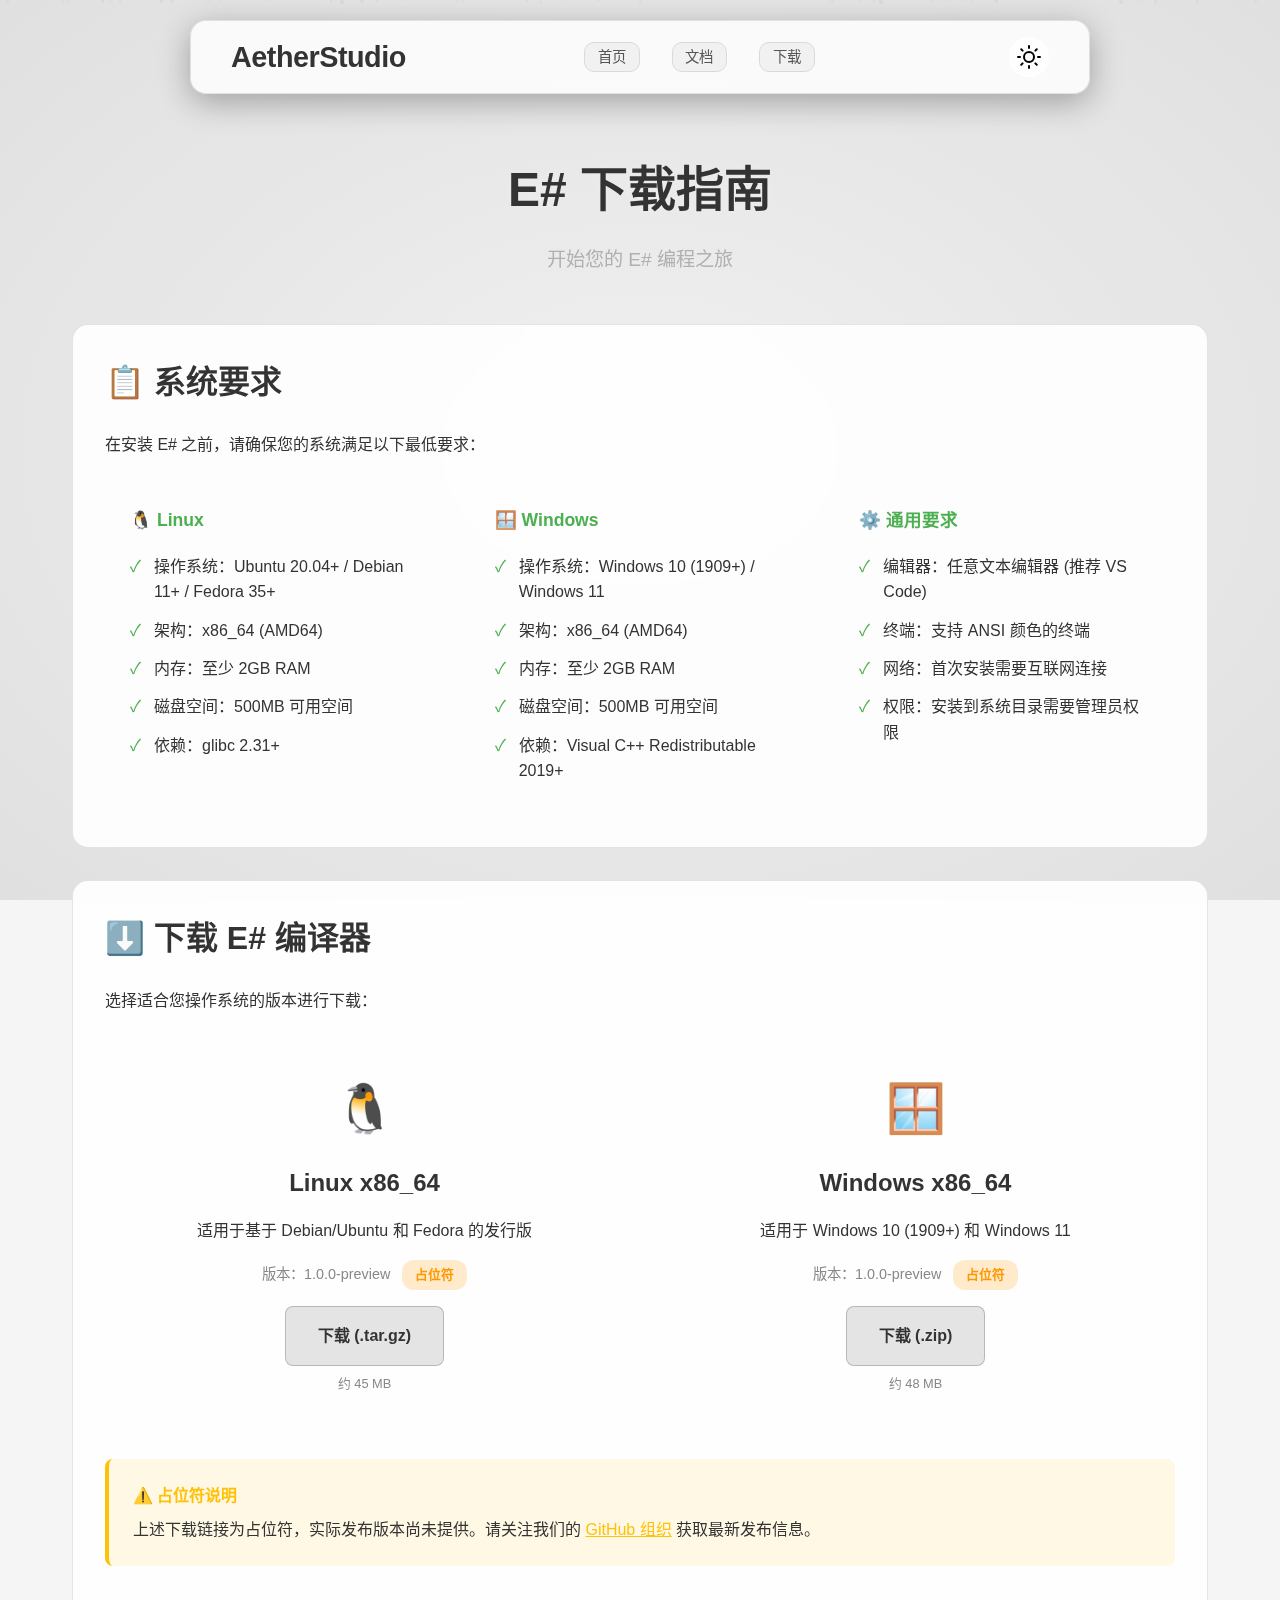
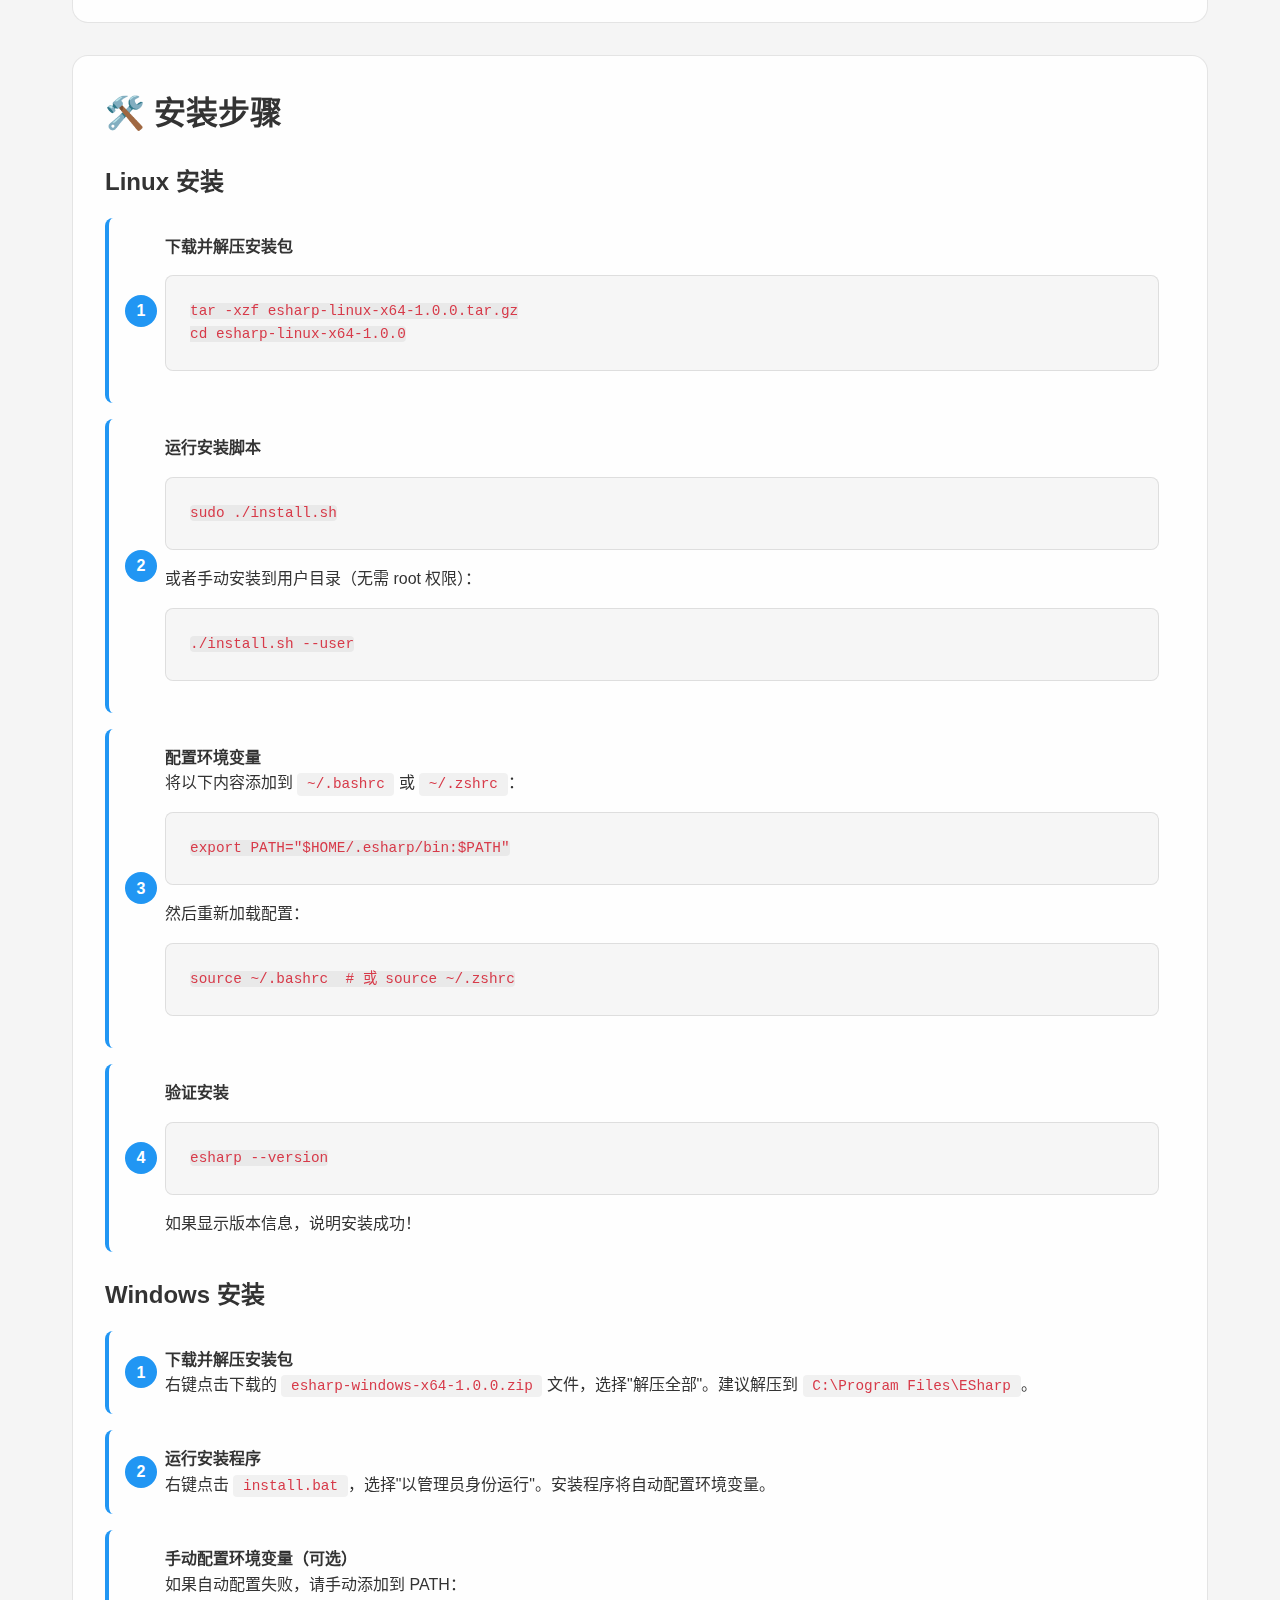
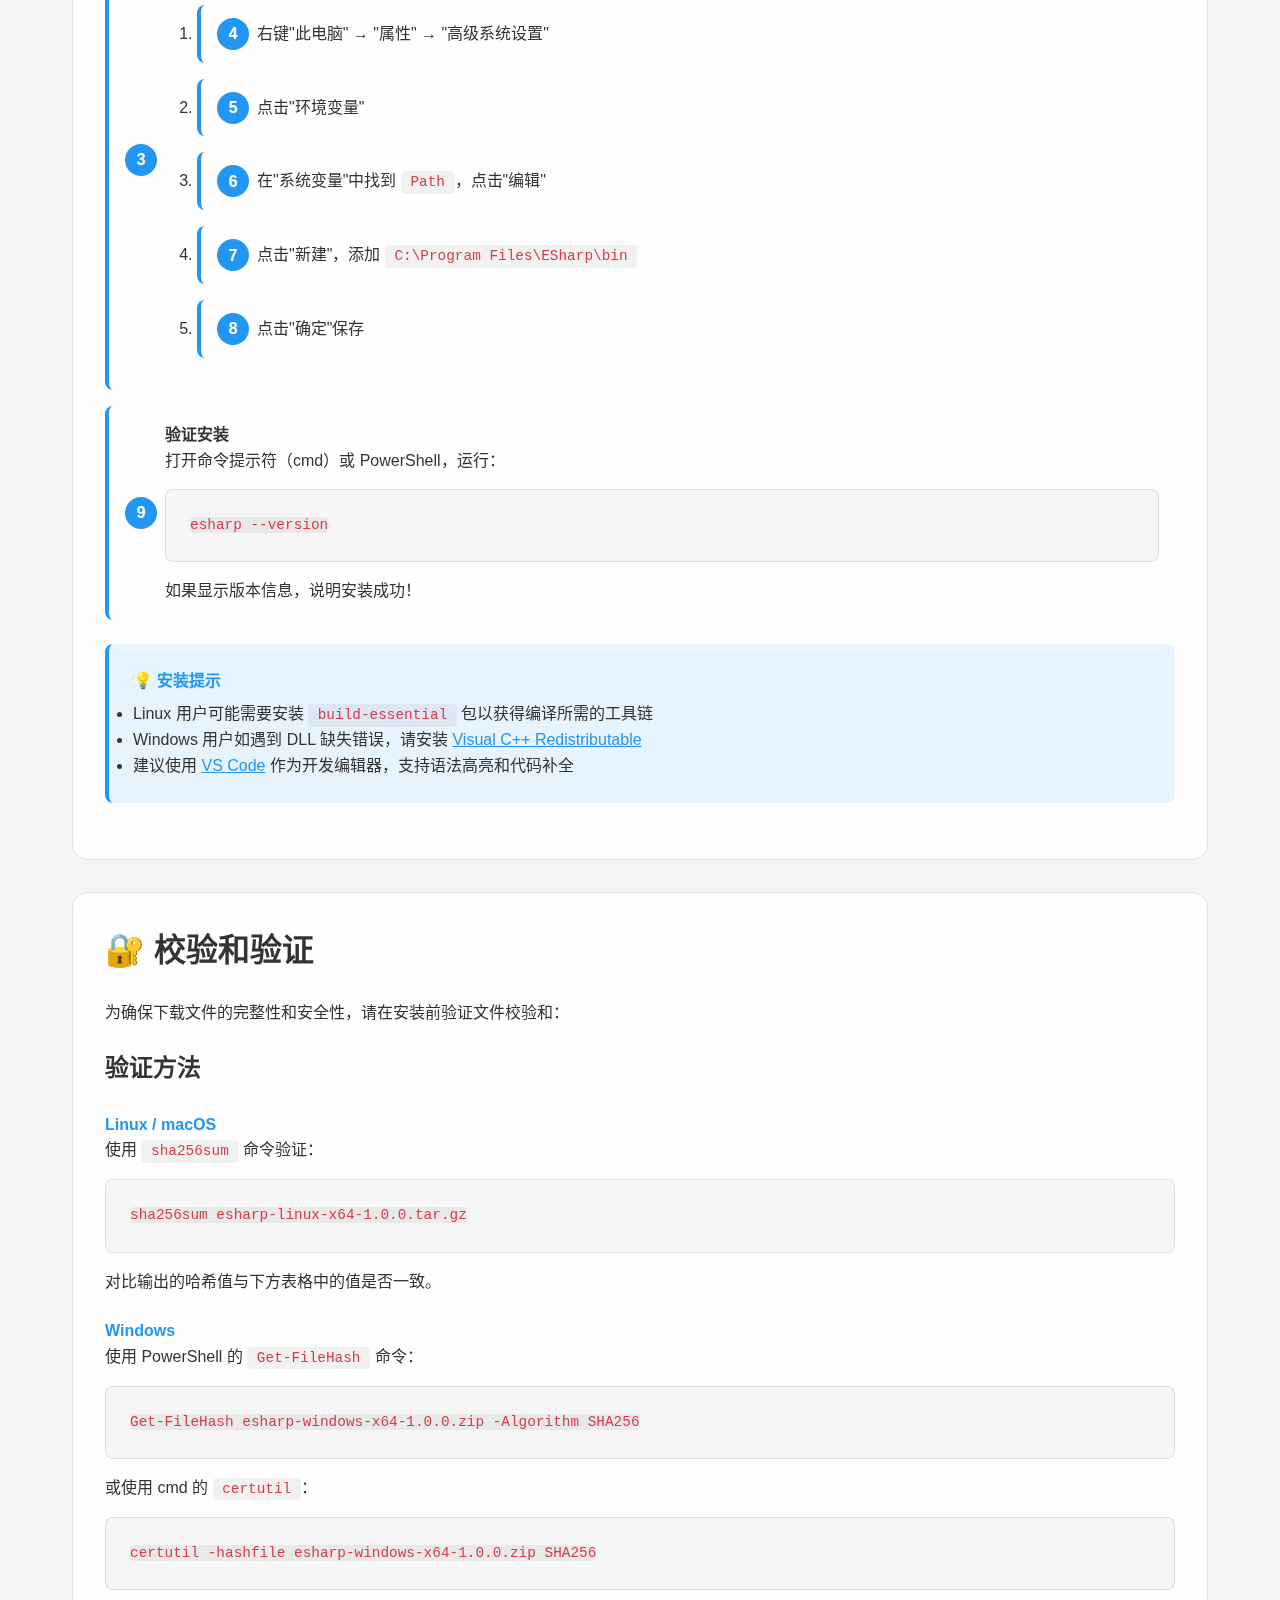
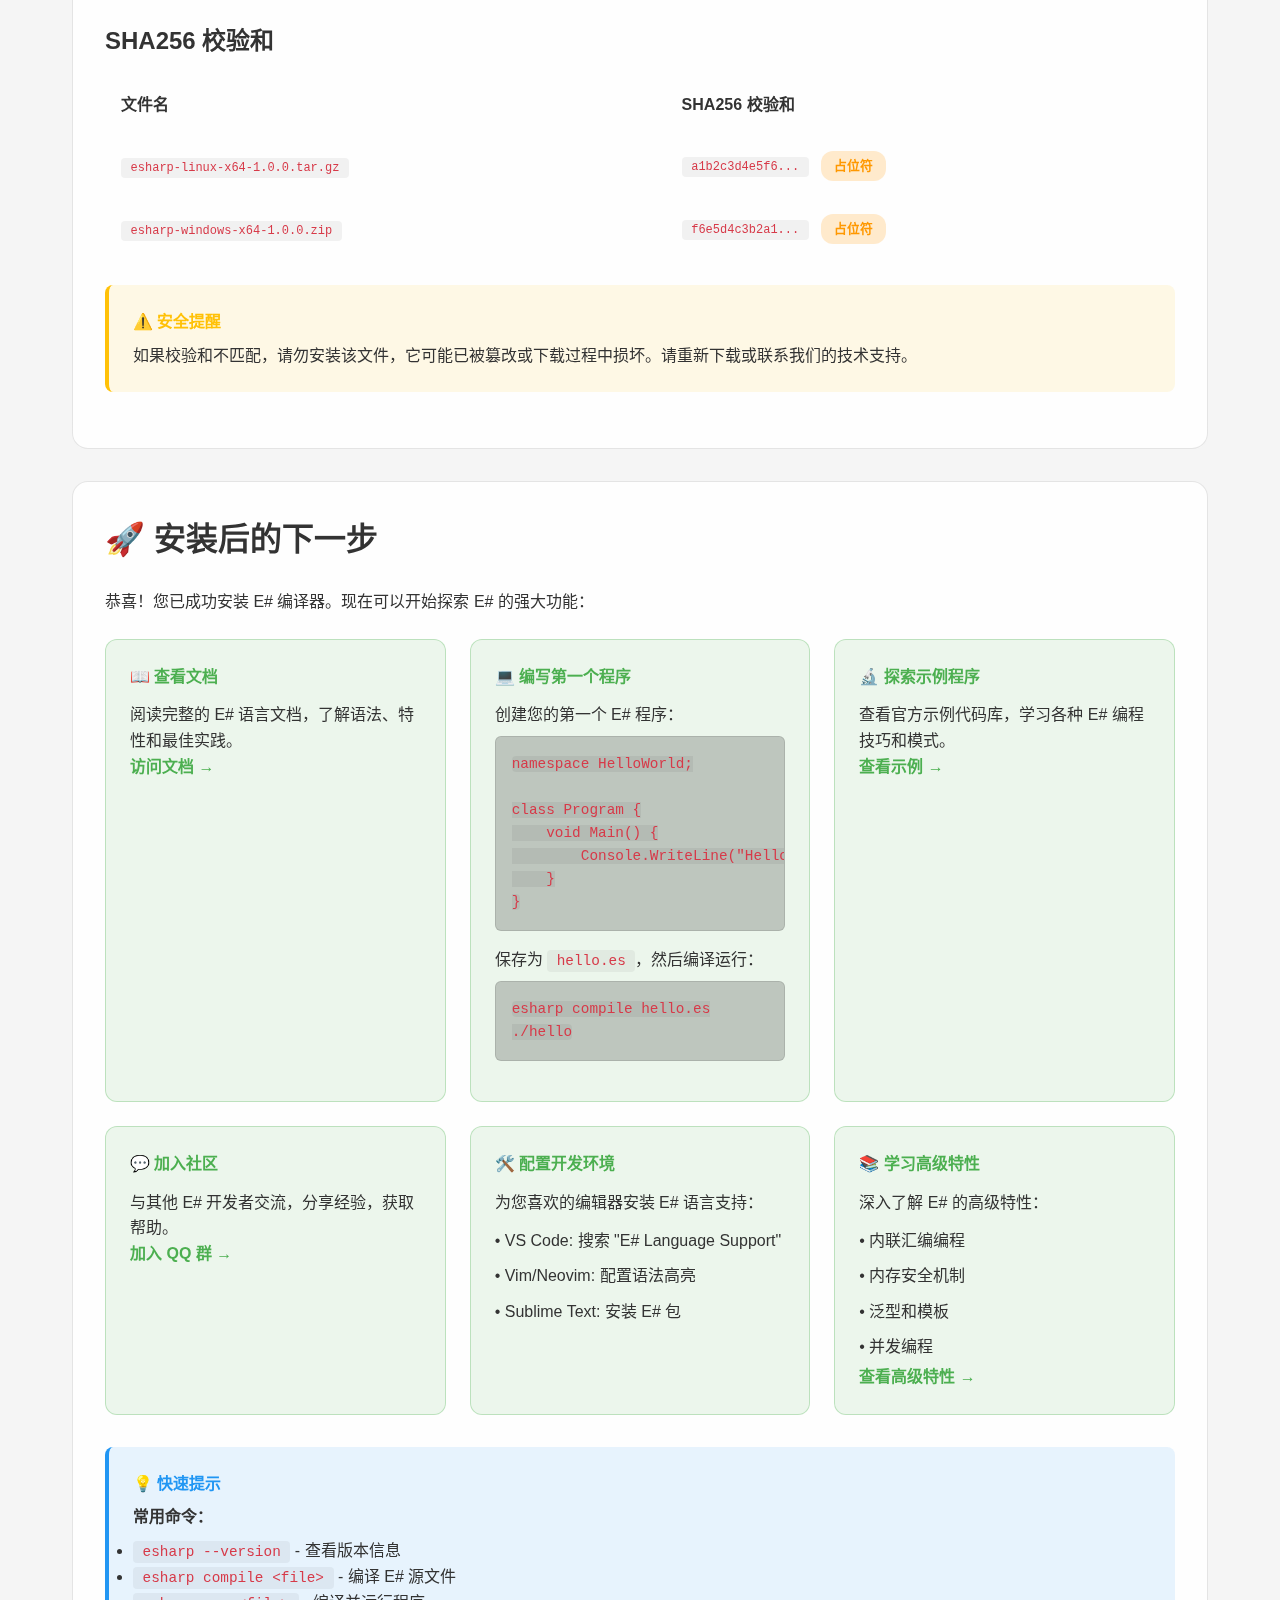
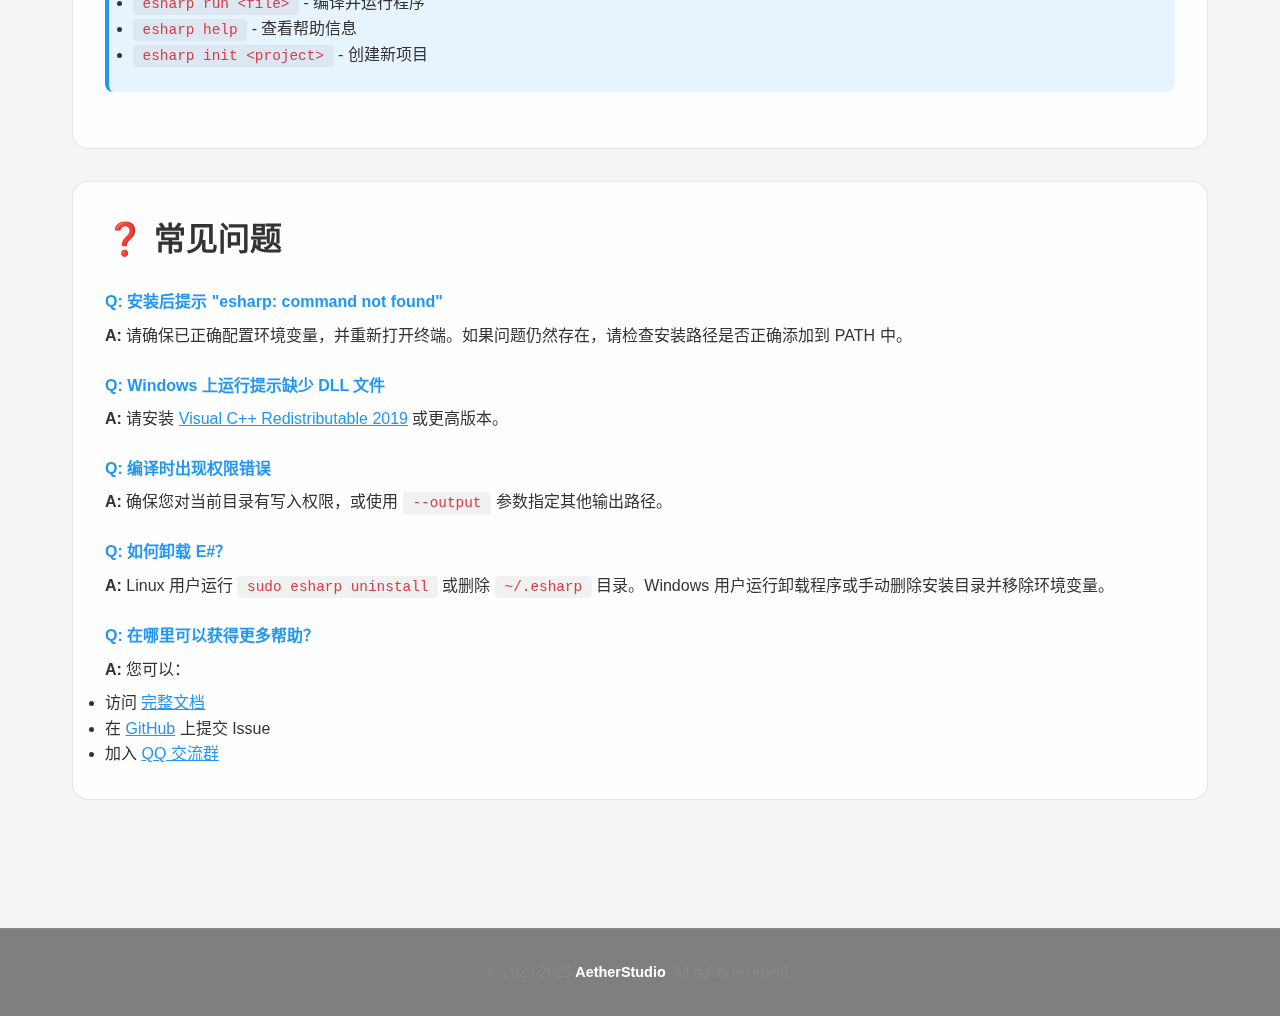
<file: esharpwebsite/download.html>
<!DOCTYPE html>
<html lang="zh-CN">
<head>
    <meta charset="UTF-8">
    <meta name="viewport" content="width=device-width, initial-scale=1.0">
    <title>E# 下载指南 - AetherStudio</title>
    <style>
        * {
            margin: 0;
            padding: 0;
            box-sizing: border-box;
        }

        body {
            font-family: 'Segoe UI', Tahoma, Geneva, Verdana, sans-serif;
            background: #0a0a0a;
            color: #e0e0e0;
            overflow-x: hidden;
            line-height: 1.6;
            transition: background-color 0.5s ease, color 0.5s ease;
        }

        .background-canvas {
            position: fixed;
            top: 0;
            left: 0;
            width: 100%;
            height: 100%;
            z-index: -2;
            background: radial-gradient(ellipse at center, #1a1a1a 0%, #0a0a0a 100%);
            transition: background 0.5s ease;
        }

        .particles {
            position: fixed;
            top: 0;
            left: 0;
            width: 100%;
            height: 100%;
            z-index: -1;
            pointer-events: none;
        }

        .particle {
            position: absolute;
            width: 2px;
            height: 2px;
            background: rgba(255, 255, 255, 0.1);
            border-radius: 50%;
            animation: float 20s infinite linear;
            transition: background 0.5s ease;
        }

        @keyframes float {
            0% {
                transform: translateY(100vh) translateX(0);
                opacity: 0;
            }
            10% {
                opacity: 0.3;
            }
            90% {
                opacity: 0.3;
            }
            100% {
                transform: translateY(-100px) translateX(100px);
                opacity: 0;
            }
        }

        .navbar {
            position: fixed;
            top: 20px;
            left: 50%;
            transform: translateX(-50%);
            z-index: 1000;
            padding: 0.8rem 2.5rem;
            backdrop-filter: blur(25px);
            background: rgba(10, 10, 10, 0.15);
            border: 1px solid rgba(255, 255, 255, 0.08);
            border-radius: 16px;
            box-shadow: 0 8px 32px rgba(0, 0, 0, 0.3);
            transition: all 0.5s ease;
            max-width: 900px;
            width: 90%;
        }

        .navbar.scrolled {
            backdrop-filter: blur(30px);
            background: rgba(10, 10, 10, 0.2);
            padding: 0.6rem 1.5rem;
            box-shadow: 0 12px 40px rgba(0, 0, 0, 0.4);
        }

        .nav-container {
            display: flex;
            justify-content: space-between;
            align-items: center;
            width: 100%;
        }

        .logo {
            font-size: 1.8rem;
            font-weight: 700;
            color: #ffffff;
            text-decoration: none;
            letter-spacing: -0.5px;
            transition: all 0.5s ease;
            white-space: nowrap;
            text-shadow: 0 0 20px rgba(255, 255, 255, 0.2);
        }

        .logo:hover {
            transform: scale(1.05);
            text-shadow: 0 0 8px rgba(255, 255, 255, 1);
        }

        .nav-links {
            display: flex;
            gap: 2rem;
            list-style: none;
        }

        .nav-links a {
            color: #e0e0e0;
            text-decoration: none;
            font-weight: 500;
            transition: all 0.5s ease;
            padding: 0.4rem 0.8rem;
            border-radius: 10px;
            background: rgba(255, 255, 255, 0.05);
            backdrop-filter: blur(10px);
            border: 1px solid rgba(255, 255, 255, 0.05);
            font-size: 0.9rem;
        }

        .nav-links a:hover {
            color: #ffffff;
            background: rgba(255, 255, 255, 0.15);
            transform: translateY(-2px);
            box-shadow: 0 4px 20px rgba(100, 150, 255, 0.2);
        }

        .theme-toggle {
            background: rgba(255, 255, 255, 0.1);
            border: 1px solid rgba(255, 255, 255, 0.2);
            border-radius: 50%;
            width: 40px;
            height: 40px;
            display: flex;
            align-items: center;
            justify-content: center;
            cursor: pointer;
            transition: all 0.3s ease;
            backdrop-filter: blur(10px);
            margin-left: 1rem;
        }

        .theme-toggle:hover {
            background: rgba(255, 255, 255, 0.15);
            transform: translateY(-2px);
        }

        .theme-icon {
            width: 24px;
            height: 24px;
            stroke: #ffffff;
        }

        /* Light theme */
        body.light-theme {
            background: #f5f5f5;
            color: #333;
        }

        body.light-theme .background-canvas {
            background: radial-gradient(ellipse at center, #f0f0f0 0%, #e0e0e0 100%);
        }

        body.light-theme .particle {
            background: rgba(0, 0, 0, 0.1);
        }

        body.light-theme .navbar {
            background: rgba(255, 255, 255, 0.8);
            border: 1px solid rgba(0, 0, 0, 0.1);
        }

        body.light-theme .logo {
            color: #333;
        }

        body.light-theme .nav-links a {
            color: #555;
            background: rgba(0, 0, 0, 0.05);
            border: 1px solid rgba(0, 0, 0, 0.1);
        }

        body.light-theme .nav-links a:hover {
            color: #333;
            background: rgba(0, 0, 0, 0.1);
        }

        body.light-theme .content-card {
            background: rgba(255, 255, 255, 0.9);
            border: 1px solid rgba(0, 0, 0, 0.1);
        }

        body.light-theme h1,
        body.light-theme h2,
        body.light-theme h3 {
            color: #333;
        }

        body.light-theme .download-button {
            background: rgba(0, 0, 0, 0.1);
            color: #333;
            border: 1px solid rgba(0, 0, 0, 0.2);
        }

        body.light-theme .download-button:hover {
            background: rgba(0, 0, 0, 0.15);
        }

        body.light-theme .info-box {
            background: rgba(33, 150, 243, 0.1);
            border-left: 4px solid #2196F3;
        }

        body.light-theme .warning-box {
            background: rgba(255, 193, 7, 0.1);
            border-left: 4px solid #FFC107;
        }

        body.light-theme code {
            background: rgba(0, 0, 0, 0.05);
            color: #d73a49;
        }

        body.light-theme pre {
            background: rgba(0, 0, 0, 0.03);
            border: 1px solid rgba(0, 0, 0, 0.1);
        }

        .main-content {
            margin-top: 120px;
            padding: 2rem;
            max-width: 1200px;
            margin-left: auto;
            margin-right: auto;
            margin-bottom: 4rem;
        }

        .page-header {
            text-align: center;
            margin-bottom: 3rem;
        }

        .page-title {
            font-size: 3rem;
            font-weight: 700;
            margin-bottom: 1rem;
            color: #ffffff;
            text-shadow: 0 0 20px rgba(255, 255, 255, 0.2);
            transition: color 0.5s ease;
        }

        .page-subtitle {
            font-size: 1.2rem;
            color: #b0b0b0;
            transition: color 0.5s ease;
        }

        .content-card {
            background: rgba(255, 255, 255, 0.05);
            backdrop-filter: blur(20px);
            border: 1px solid rgba(255, 255, 255, 0.1);
            border-radius: 16px;
            padding: 2rem;
            margin-bottom: 2rem;
            transition: all 0.5s ease;
        }

        .content-card:hover {
            transform: translateY(-4px);
            background: rgba(255, 255, 255, 0.08);
            box-shadow: 0 12px 32px rgba(0, 0, 0, 0.3);
        }

        h2 {
            font-size: 2rem;
            margin-bottom: 1.5rem;
            color: #ffffff;
            transition: color 0.5s ease;
        }

        h3 {
            font-size: 1.5rem;
            margin-bottom: 1rem;
            margin-top: 1.5rem;
            color: #ffffff;
            transition: color 0.5s ease;
        }

        .requirements-grid {
            display: grid;
            grid-template-columns: repeat(auto-fit, minmax(280px, 1fr));
            gap: 1.5rem;
            margin-top: 1.5rem;
        }

        .requirement-item {
            background: rgba(255, 255, 255, 0.03);
            padding: 1.5rem;
            border-radius: 12px;
            border: 1px solid rgba(255, 255, 255, 0.08);
            transition: all 0.3s ease;
        }

        .requirement-item:hover {
            background: rgba(255, 255, 255, 0.05);
            border-color: rgba(255, 255, 255, 0.15);
            transform: translateY(-2px);
        }

        .requirement-item h4 {
            color: #4CAF50;
            margin-bottom: 0.8rem;
            font-size: 1.1rem;
        }

        .requirement-item ul {
            list-style: none;
            padding-left: 0;
        }

        .requirement-item li {
            padding: 0.4rem 0;
            padding-left: 1.5rem;
            position: relative;
        }

        .requirement-item li:before {
            content: "✓";
            position: absolute;
            left: 0;
            color: #4CAF50;
        }

        .download-section {
            margin-top: 2rem;
        }

        .download-grid {
            display: grid;
            grid-template-columns: repeat(auto-fit, minmax(300px, 1fr));
            gap: 2rem;
            margin-top: 1.5rem;
        }

        .download-card {
            background: rgba(255, 255, 255, 0.03);
            padding: 2rem;
            border-radius: 12px;
            border: 1px solid rgba(255, 255, 255, 0.1);
            text-align: center;
            transition: all 0.3s ease;
        }

        .download-card:hover {
            background: rgba(255, 255, 255, 0.06);
            border-color: rgba(255, 255, 255, 0.2);
            transform: translateY(-4px);
            box-shadow: 0 8px 24px rgba(0, 0, 0, 0.3);
        }

        .download-card h3 {
            color: #2196F3;
            margin-top: 0;
        }

        .platform-icon {
            font-size: 3rem;
            margin-bottom: 1rem;
        }

        .download-button {
            display: inline-block;
            padding: 1rem 2rem;
            background: rgba(33, 150, 243, 0.2);
            color: #2196F3;
            text-decoration: none;
            border-radius: 8px;
            font-weight: 600;
            transition: all 0.3s ease;
            border: 2px solid #2196F3;
            margin-top: 1rem;
        }

        .download-button:hover {
            background: rgba(33, 150, 243, 0.3);
            transform: translateY(-2px);
            box-shadow: 0 4px 16px rgba(33, 150, 243, 0.4);
        }

        .download-button.placeholder {
            background: rgba(158, 158, 158, 0.2);
            color: #9E9E9E;
            border-color: #9E9E9E;
            cursor: not-allowed;
        }

        .download-button.placeholder:hover {
            transform: none;
            box-shadow: none;
        }

        .placeholder-badge {
            display: inline-block;
            background: rgba(255, 152, 0, 0.2);
            color: #FF9800;
            padding: 0.3rem 0.8rem;
            border-radius: 12px;
            font-size: 0.8rem;
            margin-left: 0.5rem;
            font-weight: 600;
        }

        .steps-list {
            counter-reset: step-counter;
            list-style: none;
            padding-left: 0;
        }

        .steps-list li {
            counter-increment: step-counter;
            padding: 1rem;
            margin-bottom: 1rem;
            background: rgba(255, 255, 255, 0.03);
            border-radius: 8px;
            border-left: 4px solid #2196F3;
            position: relative;
            padding-left: 3.5rem;
        }

        .steps-list li:before {
            content: counter(step-counter);
            position: absolute;
            left: 1rem;
            top: 50%;
            transform: translateY(-50%);
            background: #2196F3;
            color: white;
            width: 2rem;
            height: 2rem;
            border-radius: 50%;
            display: flex;
            align-items: center;
            justify-content: center;
            font-weight: bold;
        }

        code {
            background: rgba(255, 255, 255, 0.1);
            padding: 0.2rem 0.6rem;
            border-radius: 4px;
            font-family: 'Consolas', 'Monaco', 'Courier New', monospace;
            font-size: 0.9rem;
            color: #FF9800;
        }

        pre {
            background: rgba(255, 255, 255, 0.05);
            border: 1px solid rgba(255, 255, 255, 0.1);
            border-radius: 8px;
            padding: 1.5rem;
            overflow-x: auto;
            margin: 1rem 0;
        }

        pre code {
            background: none;
            padding: 0;
            color: #e0e0e0;
        }

        .info-box {
            background: rgba(33, 150, 243, 0.1);
            border-left: 4px solid #2196F3;
            padding: 1.5rem;
            border-radius: 8px;
            margin: 1.5rem 0;
        }

        .info-box h4 {
            color: #2196F3;
            margin-bottom: 0.5rem;
        }

        .warning-box {
            background: rgba(255, 193, 7, 0.1);
            border-left: 4px solid #FFC107;
            padding: 1.5rem;
            border-radius: 8px;
            margin: 1.5rem 0;
        }

        .warning-box h4 {
            color: #FFC107;
            margin-bottom: 0.5rem;
        }

        .checksum-table {
            width: 100%;
            border-collapse: collapse;
            margin: 1rem 0;
        }

        .checksum-table th,
        .checksum-table td {
            padding: 1rem;
            text-align: left;
            border-bottom: 1px solid rgba(255, 255, 255, 0.1);
        }

        .checksum-table th {
            background: rgba(255, 255, 255, 0.05);
            font-weight: 600;
        }

        .checksum-table code {
            font-size: 0.75rem;
            word-break: break-all;
        }

        .next-steps-grid {
            display: grid;
            grid-template-columns: repeat(auto-fit, minmax(250px, 1fr));
            gap: 1.5rem;
            margin-top: 1.5rem;
        }

        .next-step-card {
            background: rgba(76, 175, 80, 0.1);
            padding: 1.5rem;
            border-radius: 12px;
            border: 1px solid rgba(76, 175, 80, 0.3);
            transition: all 0.3s ease;
        }

        .next-step-card:hover {
            background: rgba(76, 175, 80, 0.15);
            transform: translateY(-2px);
        }

        .next-step-card h4 {
            color: #4CAF50;
            margin-bottom: 0.8rem;
        }

        .next-step-card a {
            color: #4CAF50;
            text-decoration: none;
            font-weight: 600;
        }

        .next-step-card a:hover {
            text-decoration: underline;
        }

        .footer {
            background: rgba(10, 10, 10, 0.5);
            backdrop-filter: blur(20px);
            border-top: 1px solid rgba(255, 255, 255, 0.1);
            padding: 2rem;
            text-align: center;
        }

        .footer-text {
            color: #888;
            font-size: 0.9rem;
        }

        .footer-brand {
            color: #ffffff;
            font-weight: 600;
        }

        @media (max-width: 768px) {
            .nav-links {
                display: none;
            }

            .page-title {
                font-size: 2rem;
            }

            .main-content {
                padding: 1rem;
                margin-top: 100px;
            }

            .requirements-grid,
            .download-grid,
            .next-steps-grid {
                grid-template-columns: 1fr;
            }

            .steps-list li {
                padding-left: 3rem;
            }

            .steps-list li:before {
                left: 0.5rem;
            }
        }

        ::-webkit-scrollbar {
            width: 8px;
        }

        ::-webkit-scrollbar-track {
            background: #1a1a1a;
        }

        ::-webkit-scrollbar-thumb {
            background: rgba(255, 255, 255, 0.2);
            border-radius: 4px;
        }

        ::-webkit-scrollbar-thumb:hover {
            background: rgba(255, 255, 255, 0.3);
        }

        body.light-theme ::-webkit-scrollbar-track {
            background: #e0e0e0;
        }

        body.light-theme ::-webkit-scrollbar-thumb {
            background: rgba(0, 0, 0, 0.2);
        }

        body.light-theme ::-webkit-scrollbar-thumb:hover {
            background: rgba(0, 0, 0, 0.3);
        }

        html {
            scroll-behavior: smooth;
        }
    </style>
</head>
<body>
    <div class="background-canvas"></div>
    <div class="particles"></div>

    <nav class="navbar" id="navbar">
        <div class="nav-container">
            <a href="/" class="logo">AetherStudio</a>
            <ul class="nav-links">
                <li><a href="/">首页</a></li>
                <li><a href="/esdocs.html">文档</a></li>
                <li><a href="/esharpwebsite/download.html">下载</a></li>
            </ul>
            <button class="theme-toggle" id="themeToggle">
                <svg class="theme-icon" id="themeIcon" width="24" height="24" viewBox="0 0 24 24" fill="none">
                    <path d="M21 12.79A9 9 0 1 1 11.21 3 7 7 0 0 0 21 12.79z" stroke="currentColor" stroke-width="2" stroke-linecap="round" stroke-linejoin="round"/>
                </svg>
            </button>
        </div>
    </nav>

    <main class="main-content">
        <header class="page-header">
            <h1 class="page-title">E# 下载指南</h1>
            <p class="page-subtitle">开始您的 E# 编程之旅</p>
        </header>

        <section class="content-card">
            <h2>📋 系统要求</h2>
            <p>在安装 E# 之前，请确保您的系统满足以下最低要求：</p>
            
            <div class="requirements-grid">
                <div class="requirement-item">
                    <h4>🐧 Linux</h4>
                    <ul>
                        <li>操作系统：Ubuntu 20.04+ / Debian 11+ / Fedora 35+</li>
                        <li>架构：x86_64 (AMD64)</li>
                        <li>内存：至少 2GB RAM</li>
                        <li>磁盘空间：500MB 可用空间</li>
                        <li>依赖：glibc 2.31+</li>
                    </ul>
                </div>

                <div class="requirement-item">
                    <h4>🪟 Windows</h4>
                    <ul>
                        <li>操作系统：Windows 10 (1909+) / Windows 11</li>
                        <li>架构：x86_64 (AMD64)</li>
                        <li>内存：至少 2GB RAM</li>
                        <li>磁盘空间：500MB 可用空间</li>
                        <li>依赖：Visual C++ Redistributable 2019+</li>
                    </ul>
                </div>

                <div class="requirement-item">
                    <h4>⚙️ 通用要求</h4>
                    <ul>
                        <li>编辑器：任意文本编辑器 (推荐 VS Code)</li>
                        <li>终端：支持 ANSI 颜色的终端</li>
                        <li>网络：首次安装需要互联网连接</li>
                        <li>权限：安装到系统目录需要管理员权限</li>
                    </ul>
                </div>
            </div>
        </section>

        <section class="content-card">
            <h2>⬇️ 下载 E# 编译器</h2>
            <p>选择适合您操作系统的版本进行下载：</p>

            <div class="download-grid">
                <div class="download-card">
                    <div class="platform-icon">🐧</div>
                    <h3>Linux x86_64</h3>
                    <p>适用于基于 Debian/Ubuntu 和 Fedora 的发行版</p>
                    <p style="margin-top: 1rem; color: #888; font-size: 0.9rem;">
                        版本：1.0.0-preview
                        <span class="placeholder-badge">占位符</span>
                    </p>
                    <a href="#" class="download-button placeholder" onclick="return false;" aria-disabled="true" tabindex="-1" title="下载链接即将上线，敬请期待">
                        下载 (.tar.gz)
                    </a>
                    <p style="margin-top: 0.5rem; font-size: 0.8rem; color: #888;">
                        约 45 MB
                    </p>
                </div>

                <div class="download-card">
                    <div class="platform-icon">🪟</div>
                    <h3>Windows x86_64</h3>
                    <p>适用于 Windows 10 (1909+) 和 Windows 11</p>
                    <p style="margin-top: 1rem; color: #888; font-size: 0.9rem;">
                        版本：1.0.0-preview
                        <span class="placeholder-badge">占位符</span>
                    </p>
                    <a href="#" class="download-button placeholder" onclick="return false;" aria-disabled="true" tabindex="-1" title="下载链接即将上线，敬请期待">
                        下载 (.zip)
                    </a>
                    <p style="margin-top: 0.5rem; font-size: 0.8rem; color: #888;">
                        约 48 MB
                    </p>
                </div>
            </div>

            <div class="warning-box" style="margin-top: 2rem;">
                <h4>⚠️ 占位符说明</h4>
                <p>上述下载链接为占位符，实际发布版本尚未提供。请关注我们的 <a href="https://github.com/orgs/AetherStudioTeam/" target="_blank" style="color: #FFC107; text-decoration: underline;">GitHub 组织</a> 获取最新发布信息。</p>
            </div>
        </section>

        <section class="content-card">
            <h2>🛠️ 安装步骤</h2>

            <h3>Linux 安装</h3>
            <ol class="steps-list">
                <li>
                    <strong>下载并解压安装包</strong>
                    <pre><code>tar -xzf esharp-linux-x64-1.0.0.tar.gz
cd esharp-linux-x64-1.0.0</code></pre>
                </li>
                <li>
                    <strong>运行安装脚本</strong>
                    <pre><code>sudo ./install.sh</code></pre>
                    <p style="margin-top: 0.5rem;">或者手动安装到用户目录（无需 root 权限）：</p>
                    <pre><code>./install.sh --user</code></pre>
                </li>
                <li>
                    <strong>配置环境变量</strong>
                    <p>将以下内容添加到 <code>~/.bashrc</code> 或 <code>~/.zshrc</code>：</p>
                    <pre><code>export PATH="$HOME/.esharp/bin:$PATH"</code></pre>
                    <p style="margin-top: 0.5rem;">然后重新加载配置：</p>
                    <pre><code>source ~/.bashrc  # 或 source ~/.zshrc</code></pre>
                </li>
                <li>
                    <strong>验证安装</strong>
                    <pre><code>esharp --version</code></pre>
                    <p style="margin-top: 0.5rem;">如果显示版本信息，说明安装成功！</p>
                </li>
            </ol>

            <h3>Windows 安装</h3>
            <ol class="steps-list">
                <li>
                    <strong>下载并解压安装包</strong>
                    <p>右键点击下载的 <code>esharp-windows-x64-1.0.0.zip</code> 文件，选择"解压全部"。建议解压到 <code>C:\Program Files\ESharp</code>。</p>
                </li>
                <li>
                    <strong>运行安装程序</strong>
                    <p>右键点击 <code>install.bat</code>，选择"以管理员身份运行"。安装程序将自动配置环境变量。</p>
                </li>
                <li>
                    <strong>手动配置环境变量（可选）</strong>
                    <p>如果自动配置失败，请手动添加到 PATH：</p>
                    <ul style="list-style: decimal; padding-left: 2rem; margin-top: 0.5rem;">
                        <li>右键"此电脑" → "属性" → "高级系统设置"</li>
                        <li>点击"环境变量"</li>
                        <li>在"系统变量"中找到 <code>Path</code>，点击"编辑"</li>
                        <li>点击"新建"，添加 <code>C:\Program Files\ESharp\bin</code></li>
                        <li>点击"确定"保存</li>
                    </ul>
                </li>
                <li>
                    <strong>验证安装</strong>
                    <p>打开命令提示符（cmd）或 PowerShell，运行：</p>
                    <pre><code>esharp --version</code></pre>
                    <p style="margin-top: 0.5rem;">如果显示版本信息，说明安装成功！</p>
                </li>
            </ol>

            <div class="info-box">
                <h4>💡 安装提示</h4>
                <ul>
                    <li>Linux 用户可能需要安装 <code>build-essential</code> 包以获得编译所需的工具链</li>
                    <li>Windows 用户如遇到 DLL 缺失错误，请安装 <a href="https://aka.ms/vs/17/release/vc_redist.x64.exe" target="_blank" style="color: #2196F3;">Visual C++ Redistributable</a></li>
                    <li>建议使用 <a href="https://code.visualstudio.com/" target="_blank" style="color: #2196F3;">VS Code</a> 作为开发编辑器，支持语法高亮和代码补全</li>
                </ul>
            </div>
        </section>

        <section class="content-card">
            <h2>🔐 校验和验证</h2>
            <p>为确保下载文件的完整性和安全性，请在安装前验证文件校验和：</p>

            <h3>验证方法</h3>

            <div style="margin-bottom: 2rem;">
                <h4 style="color: #2196F3; margin-top: 1.5rem;">Linux / macOS</h4>
                <p>使用 <code>sha256sum</code> 命令验证：</p>
                <pre><code>sha256sum esharp-linux-x64-1.0.0.tar.gz</code></pre>
                <p style="margin-top: 0.5rem;">对比输出的哈希值与下方表格中的值是否一致。</p>

                <h4 style="color: #2196F3; margin-top: 1.5rem;">Windows</h4>
                <p>使用 PowerShell 的 <code>Get-FileHash</code> 命令：</p>
                <pre><code>Get-FileHash esharp-windows-x64-1.0.0.zip -Algorithm SHA256</code></pre>
                <p style="margin-top: 0.5rem;">或使用 cmd 的 <code>certutil</code>：</p>
                <pre><code>certutil -hashfile esharp-windows-x64-1.0.0.zip SHA256</code></pre>
            </div>

            <h3>SHA256 校验和</h3>
            <table class="checksum-table">
                <thead>
                    <tr>
                        <th>文件名</th>
                        <th>SHA256 校验和</th>
                    </tr>
                </thead>
                <tbody>
                    <tr>
                        <td><code>esharp-linux-x64-1.0.0.tar.gz</code></td>
                        <td><code>a1b2c3d4e5f6...</code> <span class="placeholder-badge">占位符</span></td>
                    </tr>
                    <tr>
                        <td><code>esharp-windows-x64-1.0.0.zip</code></td>
                        <td><code>f6e5d4c3b2a1...</code> <span class="placeholder-badge">占位符</span></td>
                    </tr>
                </tbody>
            </table>

            <div class="warning-box">
                <h4>⚠️ 安全提醒</h4>
                <p>如果校验和不匹配，请勿安装该文件，它可能已被篡改或下载过程中损坏。请重新下载或联系我们的技术支持。</p>
            </div>
        </section>

        <section class="content-card">
            <h2>🚀 安装后的下一步</h2>
            <p>恭喜！您已成功安装 E# 编译器。现在可以开始探索 E# 的强大功能：</p>

            <div class="next-steps-grid">
                <div class="next-step-card">
                    <h4>📖 查看文档</h4>
                    <p>阅读完整的 E# 语言文档，了解语法、特性和最佳实践。</p>
                    <a href="/esdocs.html">访问文档 →</a>
                </div>

                <div class="next-step-card">
                    <h4>💻 编写第一个程序</h4>
                    <p>创建您的第一个 E# 程序：</p>
                    <pre style="background: rgba(0,0,0,0.2); padding: 1rem; border-radius: 6px; margin-top: 0.5rem;"><code>namespace HelloWorld;

class Program {
    void Main() {
        Console.WriteLine("Hello, E#!");
    }
}</code></pre>
                    <p style="margin-top: 0.5rem;">保存为 <code>hello.es</code>，然后编译运行：</p>
                    <pre style="background: rgba(0,0,0,0.2); padding: 1rem; border-radius: 6px; margin-top: 0.5rem;"><code>esharp compile hello.es
./hello</code></pre>
                </div>

                <div class="next-step-card">
                    <h4>🔬 探索示例程序</h4>
                    <p>查看官方示例代码库，学习各种 E# 编程技巧和模式。</p>
                    <a href="https://github.com/orgs/AetherStudioTeam/repositories" target="_blank">查看示例 →</a>
                </div>

                <div class="next-step-card">
                    <h4>💬 加入社区</h4>
                    <p>与其他 E# 开发者交流，分享经验，获取帮助。</p>
                    <a href="https://qm.qq.com/q/E7joU1opFu" target="_blank">加入 QQ 群 →</a>
                </div>

                <div class="next-step-card">
                    <h4>🛠️ 配置开发环境</h4>
                    <p>为您喜欢的编辑器安装 E# 语言支持：</p>
                    <ul style="list-style: none; padding: 0; margin-top: 0.5rem;">
                        <li style="padding: 0.3rem 0;">• VS Code: 搜索 "E# Language Support"</li>
                        <li style="padding: 0.3rem 0;">• Vim/Neovim: 配置语法高亮</li>
                        <li style="padding: 0.3rem 0;">• Sublime Text: 安装 E# 包</li>
                    </ul>
                </div>

                <div class="next-step-card">
                    <h4>📚 学习高级特性</h4>
                    <p>深入了解 E# 的高级特性：</p>
                    <ul style="list-style: none; padding: 0; margin-top: 0.5rem;">
                        <li style="padding: 0.3rem 0;">• 内联汇编编程</li>
                        <li style="padding: 0.3rem 0;">• 内存安全机制</li>
                        <li style="padding: 0.3rem 0;">• 泛型和模板</li>
                        <li style="padding: 0.3rem 0;">• 并发编程</li>
                    </ul>
                    <a href="/esdocs.html#advanced">查看高级特性 →</a>
                </div>
            </div>

            <div class="info-box" style="margin-top: 2rem;">
                <h4>💡 快速提示</h4>
                <p><strong>常用命令：</strong></p>
                <ul style="margin-top: 0.5rem;">
                    <li><code>esharp --version</code> - 查看版本信息</li>
                    <li><code>esharp compile &lt;file&gt;</code> - 编译 E# 源文件</li>
                    <li><code>esharp run &lt;file&gt;</code> - 编译并运行程序</li>
                    <li><code>esharp help</code> - 查看帮助信息</li>
                    <li><code>esharp init &lt;project&gt;</code> - 创建新项目</li>
                </ul>
            </div>
        </section>

        <section class="content-card">
            <h2>❓ 常见问题</h2>
            
            <div style="margin-top: 1.5rem;">
                <h4 style="color: #2196F3; margin-bottom: 0.5rem;">Q: 安装后提示 "esharp: command not found"</h4>
                <p style="margin-bottom: 1.5rem;"><strong>A:</strong> 请确保已正确配置环境变量，并重新打开终端。如果问题仍然存在，请检查安装路径是否正确添加到 PATH 中。</p>

                <h4 style="color: #2196F3; margin-bottom: 0.5rem;">Q: Windows 上运行提示缺少 DLL 文件</h4>
                <p style="margin-bottom: 1.5rem;"><strong>A:</strong> 请安装 <a href="https://aka.ms/vs/17/release/vc_redist.x64.exe" target="_blank" style="color: #2196F3;">Visual C++ Redistributable 2019</a> 或更高版本。</p>

                <h4 style="color: #2196F3; margin-bottom: 0.5rem;">Q: 编译时出现权限错误</h4>
                <p style="margin-bottom: 1.5rem;"><strong>A:</strong> 确保您对当前目录有写入权限，或使用 <code>--output</code> 参数指定其他输出路径。</p>

                <h4 style="color: #2196F3; margin-bottom: 0.5rem;">Q: 如何卸载 E#？</h4>
                <p style="margin-bottom: 1.5rem;"><strong>A:</strong> Linux 用户运行 <code>sudo esharp uninstall</code> 或删除 <code>~/.esharp</code> 目录。Windows 用户运行卸载程序或手动删除安装目录并移除环境变量。</p>

                <h4 style="color: #2196F3; margin-bottom: 0.5rem;">Q: 在哪里可以获得更多帮助？</h4>
                <p><strong>A:</strong> 您可以：</p>
                <ul style="margin-top: 0.5rem;">
                    <li>访问 <a href="/esdocs.html" style="color: #2196F3;">完整文档</a></li>
                    <li>在 <a href="https://github.com/orgs/AetherStudioTeam/" target="_blank" style="color: #2196F3;">GitHub</a> 上提交 Issue</li>
                    <li>加入 <a href="https://qm.qq.com/q/E7joU1opFu" target="_blank" style="color: #2196F3;">QQ 交流群</a></li>
                </ul>
            </div>
        </section>
    </main>

    <footer class="footer">
        <p class="footer-text">
            © 2023-2025 <span class="footer-brand">AetherStudio</span>. All rights reserved.
        </p>
    </footer>

    <script>
        // Particle animation initialization
        function initParticles() {
            const particlesContainer = document.querySelector('.particles');
            for (let i = 0; i < 50; i++) {
                const particle = document.createElement('div');
                particle.className = 'particle';
                particle.style.left = Math.random() * 100 + '%';
                particle.style.animationDelay = Math.random() * 20 + 's';
                particle.style.animationDuration = (15 + Math.random() * 10) + 's';
                const size = Math.random() * 3 + 1;
                particle.style.width = size + 'px';
                particle.style.height = size + 'px';
                particle.style.opacity = Math.random() * 0.3 + 0.1;
                particlesContainer.appendChild(particle);
            }
        }

        // Navbar scroll effect
        window.addEventListener('scroll', function() {
            const navbar = document.getElementById('navbar');
            if (window.scrollY > 50) {
                navbar.classList.add('scrolled');
            } else {
                navbar.classList.remove('scrolled');
            }
        });

        // Theme toggle
        const themeToggle = document.getElementById('themeToggle');
        const themeIcon = document.getElementById('themeIcon');
        
        function initTheme() {
            const savedTheme = localStorage.getItem('theme');
            const isDark = savedTheme ? savedTheme === 'dark' : !window.matchMedia('(prefers-color-scheme: light)').matches;
            applyTheme(isDark);
        }

        function applyTheme(isDark) {
            if (isDark) {
                document.body.classList.remove('light-theme');
                themeIcon.innerHTML = '<path d="M21 12.79A9 9 0 1 1 11.21 3 7 7 0 0 0 21 12.79z" stroke="currentColor" stroke-width="2" stroke-linecap="round" stroke-linejoin="round"/>';
            } else {
                document.body.classList.add('light-theme');
                themeIcon.innerHTML = '<circle cx="12" cy="12" r="5" stroke="currentColor" stroke-width="2"/><path d="M12 1v2M12 21v2M4.22 4.22l1.42 1.42M18.36 18.36l1.42 1.42M1 12h2M21 12h2M4.22 19.78l1.42-1.42M18.36 5.64l1.42-1.42" stroke="currentColor" stroke-width="2" stroke-linecap="round"/>';
            }
        }

        themeToggle.addEventListener('click', function() {
            const isDark = !document.body.classList.contains('light-theme');
            applyTheme(!isDark);
            localStorage.setItem('theme', !isDark ? 'dark' : 'light');
        });

        // Initialize on load
        document.addEventListener('DOMContentLoaded', function() {
            initParticles();
            initTheme();
        });
    </script>
</body>
</html>
</file>
